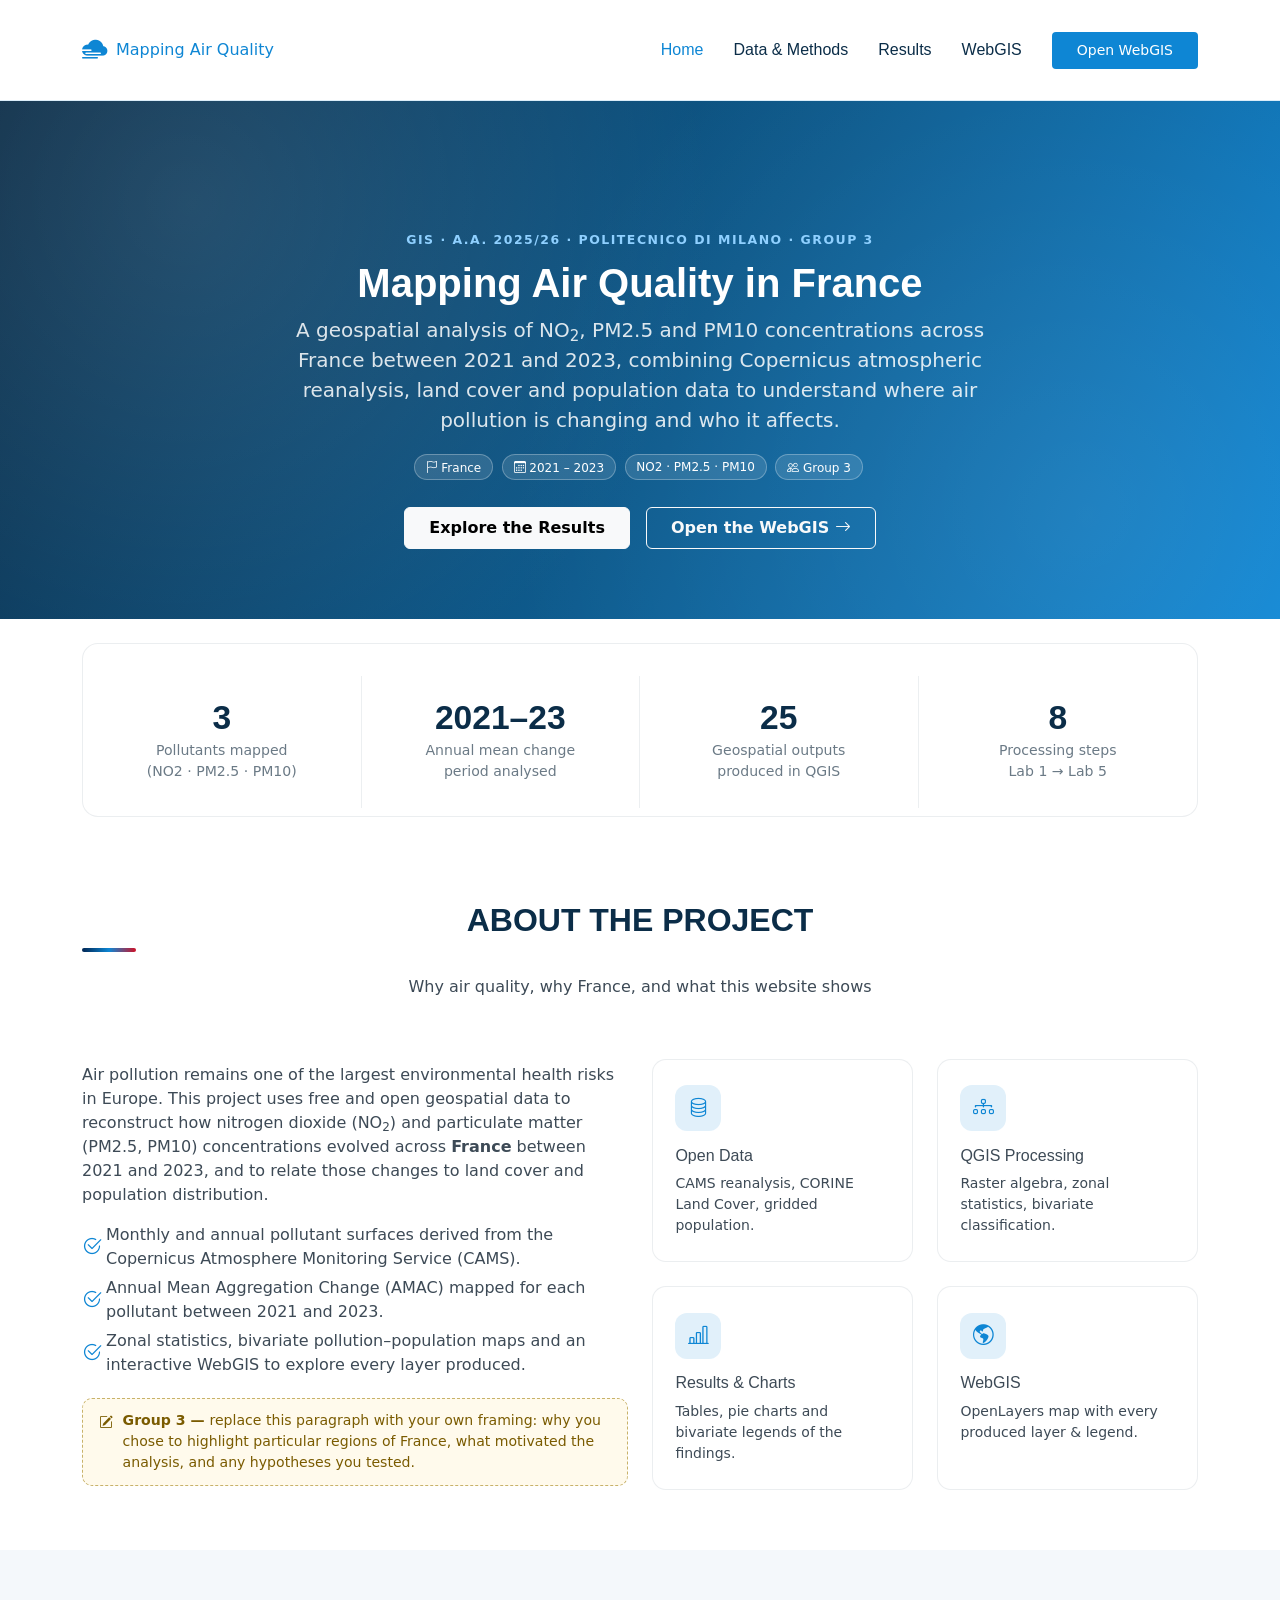
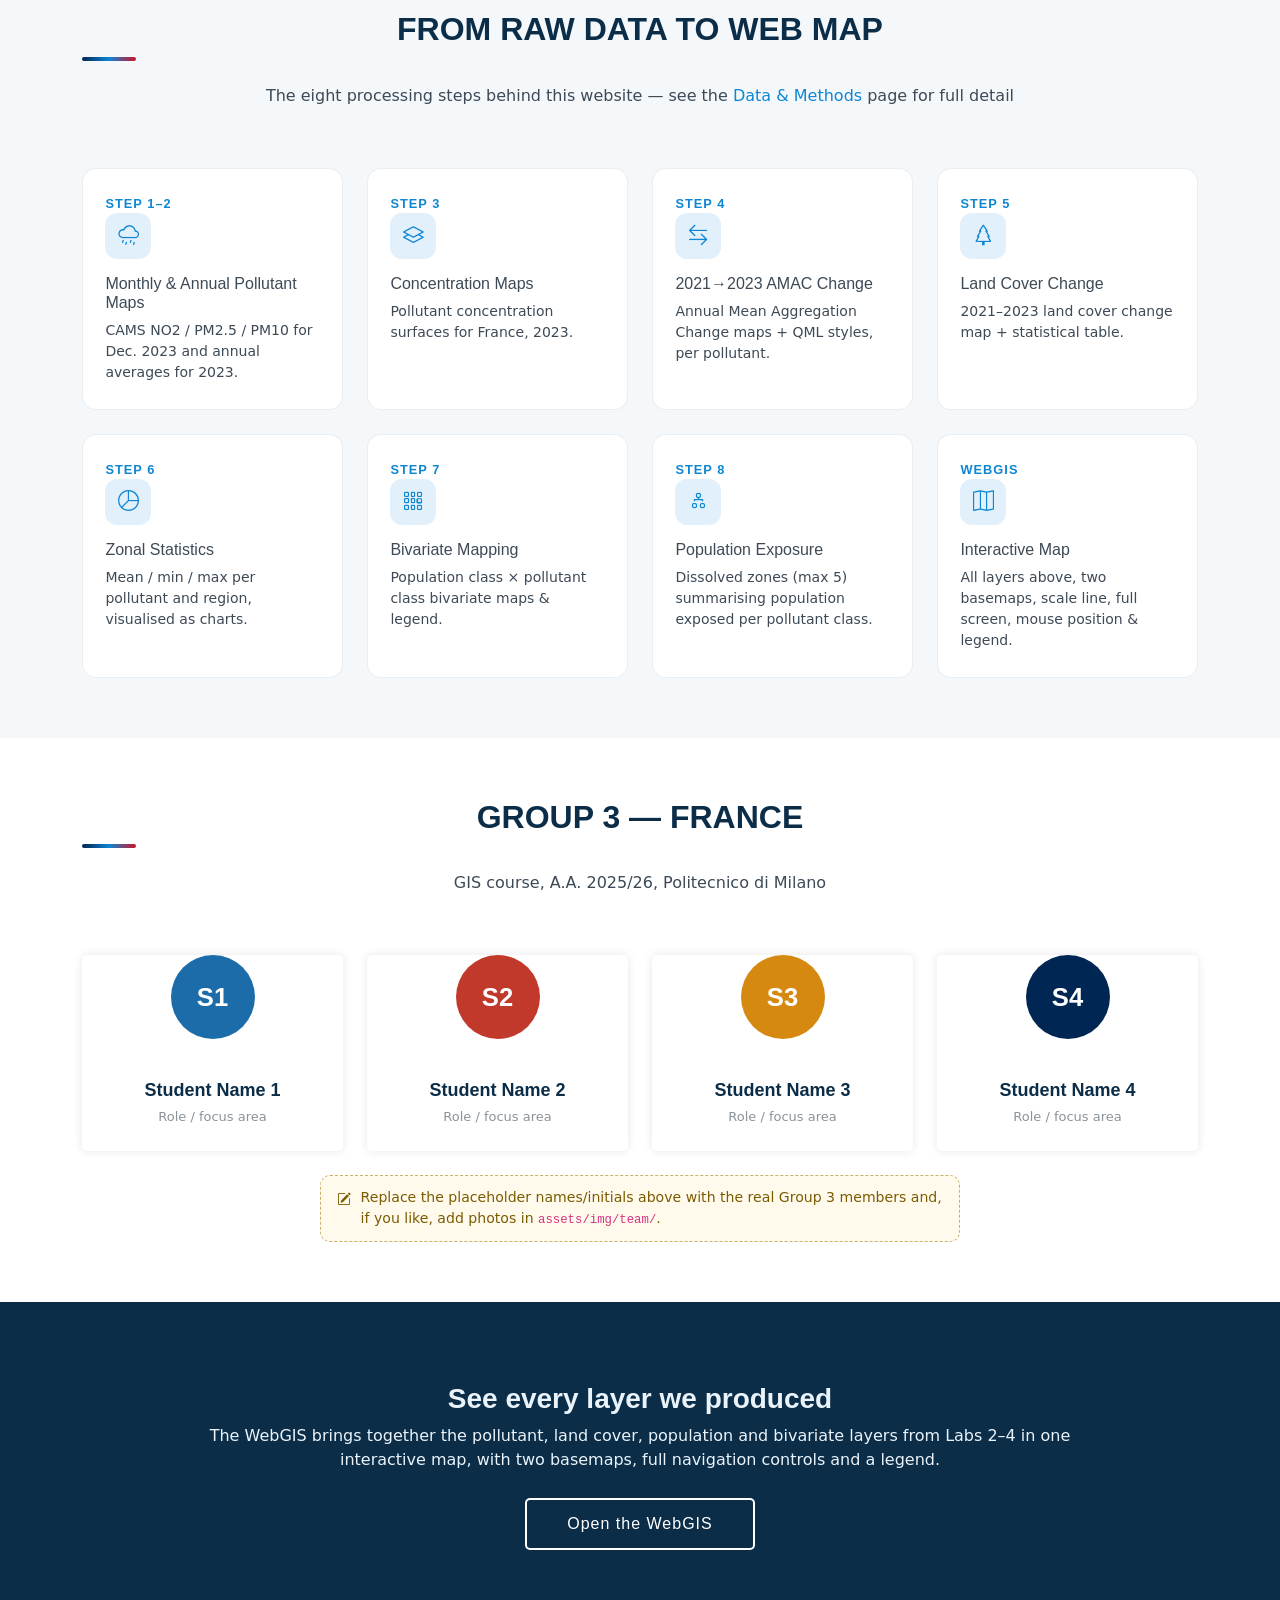
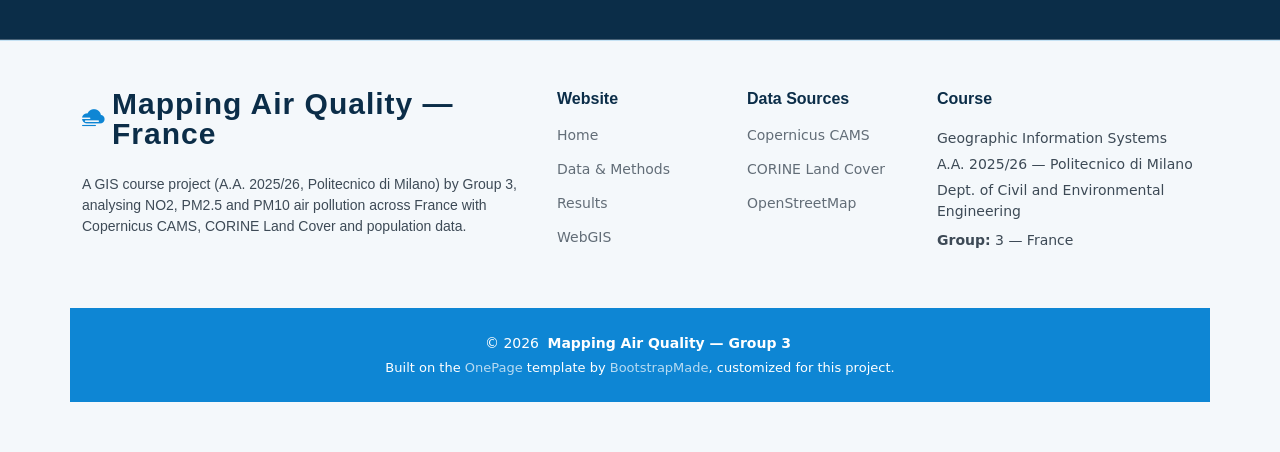
<file: index.html>
<!DOCTYPE html>
<html lang="en">

<head>
  <meta charset="utf-8">
  <meta content="width=device-width, initial-scale=1.0" name="viewport">
  <title>Mapping Air Quality in France | GIS Group 3</title>
  <meta name="description" content="A GIS project mapping NO2, PM2.5 and PM10 air pollution across France (2021-2023) using Copernicus CAMS reanalysis, CORINE Land Cover and population data. GIS course, Politecnico di Milano, Group 3.">
  <meta name="keywords" content="GIS, air quality, France, NO2, PM2.5, PM10, WebGIS, OpenLayers, Politecnico di Milano">

  <!-- Favicons -->
  <link href="assets/img/favicon.png" rel="icon">
  <link href="assets/img/apple-touch-icon.png" rel="apple-touch-icon">

  <!-- Vendor CSS Files -->
  <link href="assets/vendor/bootstrap/css/bootstrap.min.css" rel="stylesheet">
  <link href="assets/vendor/bootstrap-icons/bootstrap-icons.css" rel="stylesheet">
  <link href="assets/vendor/aos/aos.css" rel="stylesheet">
  <link href="assets/vendor/glightbox/css/glightbox.min.css" rel="stylesheet">

  <!-- Main + Custom CSS -->
  <link href="assets/css/main.css" rel="stylesheet">
  <link href="assets/css/custom.css" rel="stylesheet">

  <!-- =======================================================
  * Base template: OnePage by BootstrapMade.com (heavily customized)
  * Project: Mapping Air Quality in France — GIS Group 3, A.A. 2025/26
  ======================================================== -->
</head>

<body class="index-page">

  <header id="header" class="header d-flex align-items-center sticky-top">
    <div class="container-fluid container-xl position-relative d-flex align-items-center">

      <a href="index.html" class="logo d-flex align-items-center me-auto">
        <i class="bi bi-cloud-haze2-fill" style="font-size: 1.6rem; color: var(--accent-color); margin-right:.5rem;"></i>
        <span class="sitename">Mapping Air Quality</span>
      </a>

      <nav id="navmenu" class="navmenu">
        <ul>
          <li><a href="index.html" class="active">Home</a></li>
          <li><a href="methods.html">Data &amp; Methods</a></li>
          <li><a href="results.html">Results</a></li>
          <li><a href="webgis.html">WebGIS</a></li>
        </ul>
        <i class="mobile-nav-toggle d-xl-none bi bi-list"></i>
      </nav>

      <a class="btn-getstarted" href="webgis.html">Open WebGIS</a>

    </div>
  </header>

  <main class="main">

    <!-- Hero -->
    <section id="hero" class="page-hero">
      <div class="container position-relative">
        <div class="row justify-content-center text-center" data-aos="fade-up">
          <div class="col-xl-8">
            <div class="eyebrow">GIS · A.A. 2025/26 · Politecnico di Milano · Group 3</div>
            <h1>Mapping Air Quality in France</h1>
            <p class="lead mx-auto">
              A geospatial analysis of NO<sub>2</sub>, PM2.5 and PM10 concentrations across France between 2021 and 2023,
              combining Copernicus atmospheric reanalysis, land cover and population data to understand where air
              pollution is changing and who it affects.
            </p>
            <div class="badge-group mt-3 mb-4">
              <span class="badge rounded-pill"><i class="bi bi-flag"></i> France</span>
              <span class="badge rounded-pill"><i class="bi bi-calendar3"></i> 2021 – 2023</span>
              <span class="badge rounded-pill">NO2 · PM2.5 · PM10</span>
              <span class="badge rounded-pill"><i class="bi bi-people"></i> Group 3</span>
            </div>
            <div class="d-flex justify-content-center gap-3 flex-wrap">
              <a href="results.html" class="btn btn-light fw-semibold px-4 py-2">Explore the Results</a>
              <a href="webgis.html" class="btn btn-outline-light fw-semibold px-4 py-2">Open the WebGIS <i class="bi bi-arrow-right"></i></a>
            </div>
          </div>
        </div>
      </div>
    </section><!-- /Hero -->

    <!-- Fact strip -->
    <section class="section pt-5 pb-4">
      <div class="container" data-aos="fade-up">
        <div class="row gy-4 fact-strip py-2 mx-0">
          <div class="col-md-3 col-6 fact-item">
            <div class="num"><span data-purecounter-start="0" data-purecounter-end="3" data-purecounter-duration="1" class="purecounter"></span></div>
            <div class="label">Pollutants mapped<br>(NO2 · PM2.5 · PM10)</div>
          </div>
          <div class="col-md-3 col-6 fact-item">
            <div class="num">2021–23</div>
            <div class="label">Annual mean change<br>period analysed</div>
          </div>
          <div class="col-md-3 col-6 fact-item">
            <div class="num"><span data-purecounter-start="0" data-purecounter-end="25" data-purecounter-duration="1.5" class="purecounter"></span></div>
            <div class="label">Geospatial outputs<br>produced in QGIS</div>
          </div>
          <div class="col-md-3 col-6 fact-item">
            <div class="num"><span data-purecounter-start="0" data-purecounter-end="8" data-purecounter-duration="1.2" class="purecounter"></span></div>
            <div class="label">Processing steps<br>Lab 1 → Lab 5</div>
          </div>
        </div>
      </div>
    </section><!-- /Fact strip -->

    <!-- About -->
    <section id="about" class="about section">
      <div class="container section-title" data-aos="fade-up">
        <h2>About the Project</h2>
        <p>Why air quality, why France, and what this website shows</p>
      </div>

      <div class="container">
        <div class="row gy-4 align-items-center">
          <div class="col-lg-6 content" data-aos="fade-up" data-aos-delay="100">
            <p>
              Air pollution remains one of the largest environmental health risks in Europe. This project uses
              free and open geospatial data to reconstruct how nitrogen dioxide (NO<sub>2</sub>) and particulate
              matter (PM2.5, PM10) concentrations evolved across <strong>France</strong> between 2021 and 2023,
              and to relate those changes to land cover and population distribution.
            </p>
            <ul>
              <li><i class="bi bi-check2-circle"></i> <span>Monthly and annual pollutant surfaces derived from the Copernicus Atmosphere Monitoring Service (CAMS).</span></li>
              <li><i class="bi bi-check2-circle"></i> <span>Annual Mean Aggregation Change (AMAC) mapped for each pollutant between 2021 and 2023.</span></li>
              <li><i class="bi bi-check2-circle"></i> <span>Zonal statistics, bivariate pollution–population maps and an interactive WebGIS to explore every layer produced.</span></li>
            </ul>
            <div class="edit-note mt-3">
              <i class="bi bi-pencil-square"></i>
              <span><strong>Group 3 — </strong>replace this paragraph with your own framing: why you chose to
              highlight particular regions of France, what motivated the analysis, and any hypotheses you tested.</span>
            </div>
          </div>

          <div class="col-lg-6" data-aos="fade-up" data-aos-delay="200">
            <div class="row gy-4">
              <div class="col-6">
                <div class="pipeline-step">
                  <div class="icon"><i class="bi bi-database"></i></div>
                  <h4 class="title h6">Open Data</h4>
                  <p class="description small mb-0">CAMS reanalysis, CORINE Land Cover, gridded population.</p>
                </div>
              </div>
              <div class="col-6">
                <div class="pipeline-step">
                  <div class="icon"><i class="bi bi-diagram-3"></i></div>
                  <h4 class="title h6">QGIS Processing</h4>
                  <p class="description small mb-0">Raster algebra, zonal statistics, bivariate classification.</p>
                </div>
              </div>
              <div class="col-6">
                <div class="pipeline-step">
                  <div class="icon"><i class="bi bi-bar-chart-line"></i></div>
                  <h4 class="title h6">Results &amp; Charts</h4>
                  <p class="description small mb-0">Tables, pie charts and bivariate legends of the findings.</p>
                </div>
              </div>
              <div class="col-6">
                <div class="pipeline-step">
                  <div class="icon"><i class="bi bi-globe-americas"></i></div>
                  <h4 class="title h6">WebGIS</h4>
                  <p class="description small mb-0">OpenLayers map with every produced layer &amp; legend.</p>
                </div>
              </div>
            </div>
          </div>
        </div>
      </div>
    </section><!-- /About -->

    <!-- Pipeline -->
    <section id="pipeline" class="section light-background">
      <div class="container section-title" data-aos="fade-up">
        <h2>From Raw Data to Web Map</h2>
        <p>The eight processing steps behind this website — see the <a href="methods.html">Data &amp; Methods</a> page for full detail</p>
      </div>

      <div class="container">
        <div class="row gy-4">

          <div class="col-lg-3 col-md-6" data-aos="fade-up" data-aos-delay="100">
            <div class="pipeline-step">
              <div class="step-index">STEP 1–2</div>
              <div class="icon"><i class="bi bi-cloud-drizzle"></i></div>
              <h3 class="h6">Monthly &amp; Annual Pollutant Maps</h3>
              <p class="small mb-0">CAMS NO2 / PM2.5 / PM10 for Dec. 2023 and annual averages for 2023.</p>
            </div>
          </div>

          <div class="col-lg-3 col-md-6" data-aos="fade-up" data-aos-delay="150">
            <div class="pipeline-step">
              <div class="step-index">STEP 3</div>
              <div class="icon"><i class="bi bi-layers"></i></div>
              <h3 class="h6">Concentration Maps</h3>
              <p class="small mb-0">Pollutant concentration surfaces for France, 2023.</p>
            </div>
          </div>

          <div class="col-lg-3 col-md-6" data-aos="fade-up" data-aos-delay="200">
            <div class="pipeline-step">
              <div class="step-index">STEP 4</div>
              <div class="icon"><i class="bi bi-arrow-left-right"></i></div>
              <h3 class="h6">2021→2023 AMAC Change</h3>
              <p class="small mb-0">Annual Mean Aggregation Change maps + QML styles, per pollutant.</p>
            </div>
          </div>

          <div class="col-lg-3 col-md-6" data-aos="fade-up" data-aos-delay="250">
            <div class="pipeline-step">
              <div class="step-index">STEP 5</div>
              <div class="icon"><i class="bi bi-tree"></i></div>
              <h3 class="h6">Land Cover Change</h3>
              <p class="small mb-0">2021–2023 land cover change map + statistical table.</p>
            </div>
          </div>

          <div class="col-lg-3 col-md-6" data-aos="fade-up" data-aos-delay="300">
            <div class="pipeline-step">
              <div class="step-index">STEP 6</div>
              <div class="icon"><i class="bi bi-pie-chart"></i></div>
              <h3 class="h6">Zonal Statistics</h3>
              <p class="small mb-0">Mean / min / max per pollutant and region, visualised as charts.</p>
            </div>
          </div>

          <div class="col-lg-3 col-md-6" data-aos="fade-up" data-aos-delay="350">
            <div class="pipeline-step">
              <div class="step-index">STEP 7</div>
              <div class="icon"><i class="bi bi-grid-3x3-gap"></i></div>
              <h3 class="h6">Bivariate Mapping</h3>
              <p class="small mb-0">Population class × pollutant class bivariate maps &amp; legend.</p>
            </div>
          </div>

          <div class="col-lg-3 col-md-6" data-aos="fade-up" data-aos-delay="400">
            <div class="pipeline-step">
              <div class="step-index">STEP 8</div>
              <div class="icon"><i class="bi bi-diagram-2"></i></div>
              <h3 class="h6">Population Exposure</h3>
              <p class="small mb-0">Dissolved zones (max 5) summarising population exposed per pollutant class.</p>
            </div>
          </div>

          <div class="col-lg-3 col-md-6" data-aos="fade-up" data-aos-delay="450">
            <div class="pipeline-step">
              <div class="step-index">WEBGIS</div>
              <div class="icon"><i class="bi bi-map"></i></div>
              <h3 class="h6">Interactive Map</h3>
              <p class="small mb-0">All layers above, two basemaps, scale line, full screen, mouse position &amp; legend.</p>
            </div>
          </div>

        </div>
      </div>
    </section><!-- /Pipeline -->

    <!-- Team -->
    <section id="team" class="team section">
      <div class="container section-title" data-aos="fade-up">
        <h2>Group 3 — France</h2>
        <p>GIS course, A.A. 2025/26, Politecnico di Milano</p>
      </div>

      <div class="container">
        <div class="row gy-4">

          <div class="col-lg-3 col-md-6 d-flex align-items-stretch" data-aos="fade-up" data-aos-delay="100">
            <div class="team-member text-center w-100">
              <div class="member-avatar" style="background:var(--aq-no2);">S1</div>
              <div class="member-info">
                <h4>Student Name 1</h4>
                <span>Role / focus area</span>
              </div>
            </div>
          </div>

          <div class="col-lg-3 col-md-6 d-flex align-items-stretch" data-aos="fade-up" data-aos-delay="150">
            <div class="team-member text-center w-100">
              <div class="member-avatar" style="background:var(--aq-pm25);">S2</div>
              <div class="member-info">
                <h4>Student Name 2</h4>
                <span>Role / focus area</span>
              </div>
            </div>
          </div>

          <div class="col-lg-3 col-md-6 d-flex align-items-stretch" data-aos="fade-up" data-aos-delay="200">
            <div class="team-member text-center w-100">
              <div class="member-avatar" style="background:var(--aq-pm10);">S3</div>
              <div class="member-info">
                <h4>Student Name 3</h4>
                <span>Role / focus area</span>
              </div>
            </div>
          </div>

          <div class="col-lg-3 col-md-6 d-flex align-items-stretch" data-aos="fade-up" data-aos-delay="250">
            <div class="team-member text-center w-100">
              <div class="member-avatar" style="background:var(--aq-france-blue);">S4</div>
              <div class="member-info">
                <h4>Student Name 4</h4>
                <span>Role / focus area</span>
              </div>
            </div>
          </div>

        </div>
        <div class="edit-note mt-4 mx-auto" style="max-width: 640px;">
          <i class="bi bi-pencil-square"></i>
          <span>Replace the placeholder names/initials above with the real Group 3 members and, if you like, add photos in <code>assets/img/team/</code>.</span>
        </div>
      </div>
    </section><!-- /Team -->

    <!-- CTA -->
    <section id="call-to-action" class="call-to-action section accent-background">
      <div class="container">
        <div class="row justify-content-center" data-aos="zoom-in" data-aos-delay="100">
          <div class="col-xl-10 text-center">
            <h3>See every layer we produced</h3>
            <p>The WebGIS brings together the pollutant, land cover, population and bivariate layers from Labs 2–4 in one interactive map, with two basemaps, full navigation controls and a legend.</p>
            <a class="cta-btn" href="webgis.html">Open the WebGIS</a>
          </div>
        </div>
      </div>
    </section><!-- /CTA -->

  </main>

  <footer id="footer" class="footer light-background">
    <div class="container footer-top">
      <div class="row gy-4">
        <div class="col-lg-5 col-md-12 footer-about">
          <a href="index.html" class="logo d-flex align-items-center">
            <i class="bi bi-cloud-haze2-fill" style="font-size: 1.4rem; color: var(--accent-color); margin-right:.5rem;"></i>
            <span class="sitename">Mapping Air Quality — France</span>
          </a>
          <p>A GIS course project (A.A. 2025/26, Politecnico di Milano) by Group 3, analysing NO2, PM2.5 and PM10
          air pollution across France with Copernicus CAMS, CORINE Land Cover and population data.</p>
        </div>

        <div class="col-lg-2 col-6 footer-links">
          <h4>Website</h4>
          <ul>
            <li><a href="index.html">Home</a></li>
            <li><a href="methods.html">Data &amp; Methods</a></li>
            <li><a href="results.html">Results</a></li>
            <li><a href="webgis.html">WebGIS</a></li>
          </ul>
        </div>

        <div class="col-lg-2 col-6 footer-links">
          <h4>Data Sources</h4>
          <ul>
            <li><a href="https://ads.atmosphere.copernicus.eu/" target="_blank" rel="noopener">Copernicus CAMS</a></li>
            <li><a href="https://land.copernicus.eu/en/products/corine-land-cover" target="_blank" rel="noopener">CORINE Land Cover</a></li>
            <li><a href="https://www.openstreetmap.org/copyright" target="_blank" rel="noopener">OpenStreetMap</a></li>
          </ul>
        </div>

        <div class="col-lg-3 col-md-12 footer-contact text-center text-md-start">
          <h4>Course</h4>
          <p>Geographic Information Systems</p>
          <p>A.A. 2025/26 — Politecnico di Milano</p>
          <p>Dept. of Civil and Environmental Engineering</p>
          <p class="mt-2"><strong>Group:</strong> <span>3 — France</span></p>
        </div>
      </div>
    </div>

    <div class="container copyright text-center mt-4">
      <p>© <span>2026</span> <strong class="px-1 sitename">Mapping Air Quality — Group 3</strong></p>
      <div class="credits">
        Built on the <a href="https://bootstrapmade.com/onepage-multipurpose-bootstrap-template/">OnePage</a> template by <a href="https://bootstrapmade.com/">BootstrapMade</a>, customized for this project.
      </div>
    </div>
  </footer>

  <a href="#" id="scroll-top" class="scroll-top d-flex align-items-center justify-content-center"><i class="bi bi-arrow-up-short"></i></a>

  <div id="preloader"></div>

  <!-- Vendor JS Files -->
  <script src="assets/vendor/bootstrap/js/bootstrap.bundle.min.js"></script>
  <script src="assets/vendor/aos/aos.js"></script>
  <script src="assets/vendor/purecounter/purecounter_vanilla.js"></script>
  <script src="assets/vendor/glightbox/js/glightbox.min.js"></script>

  <!-- Main JS File -->
  <script src="assets/js/main.js"></script>

</body>
</html>
</file>
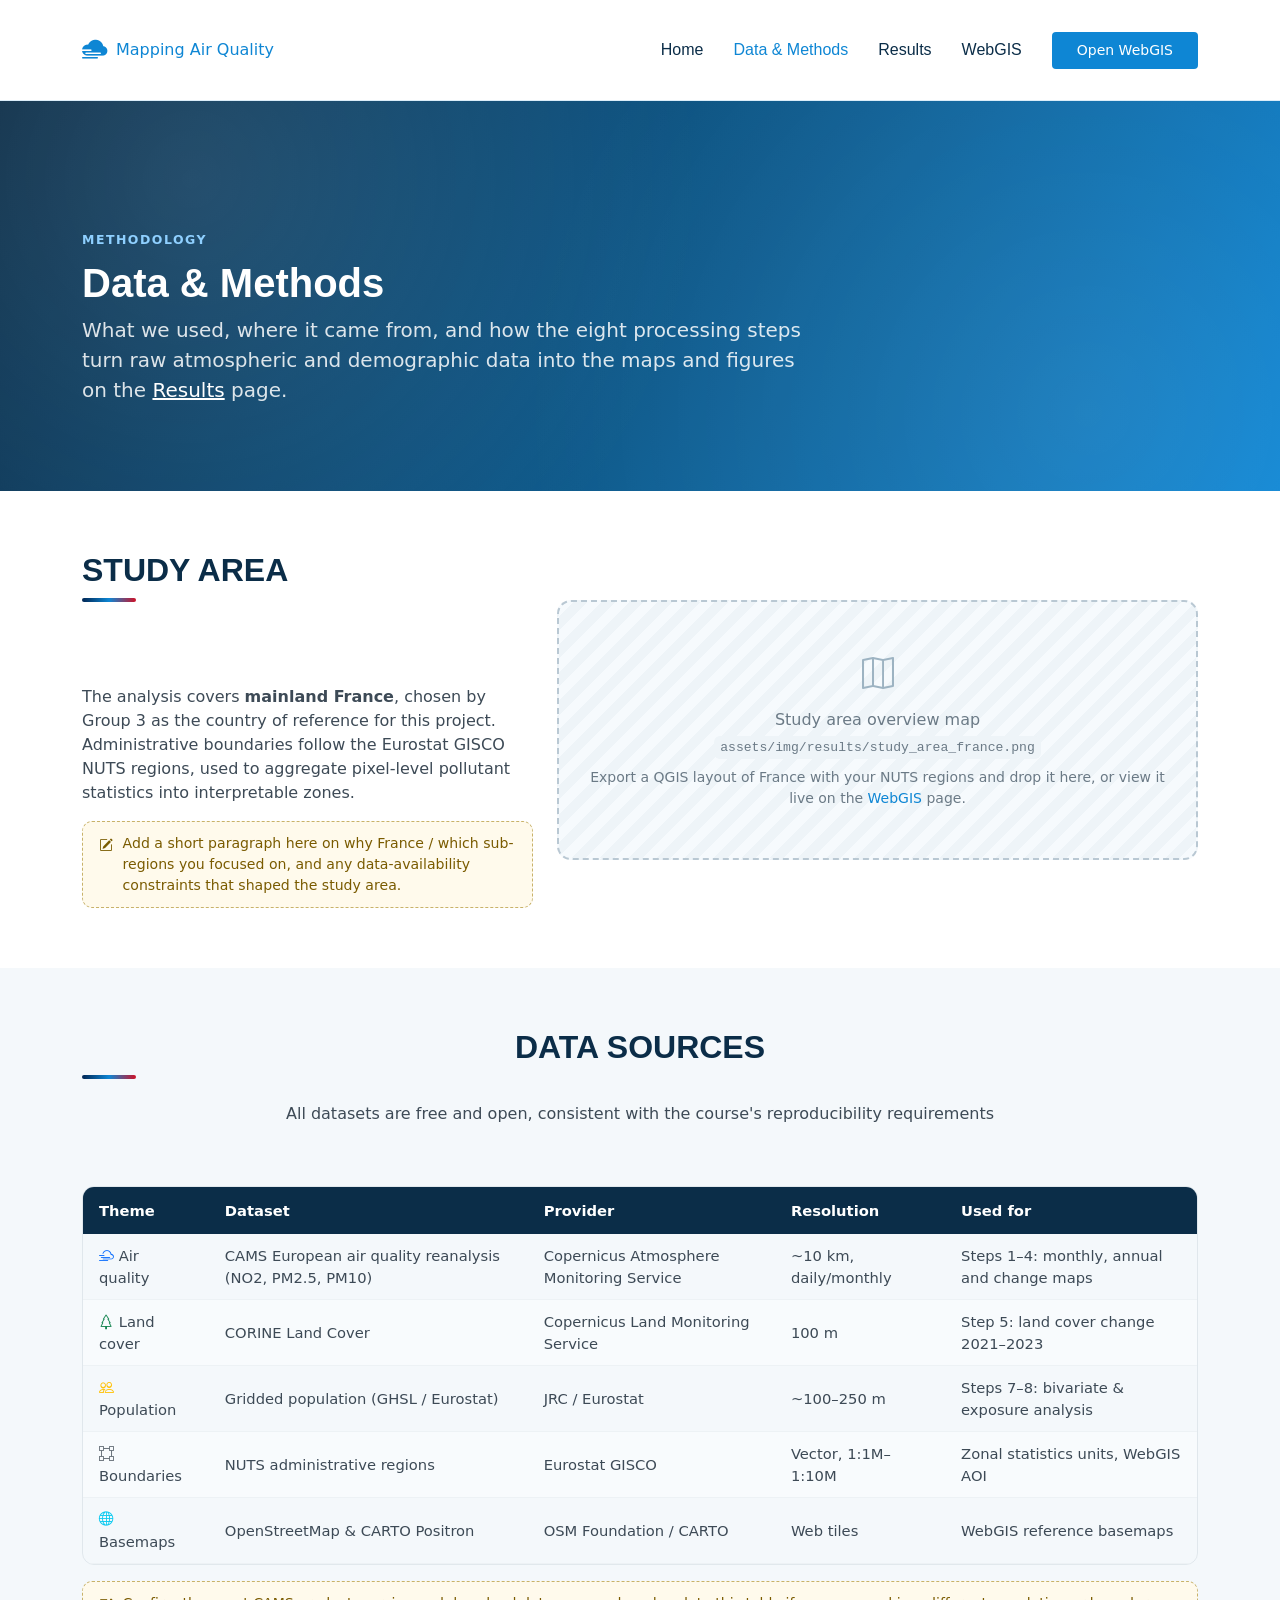
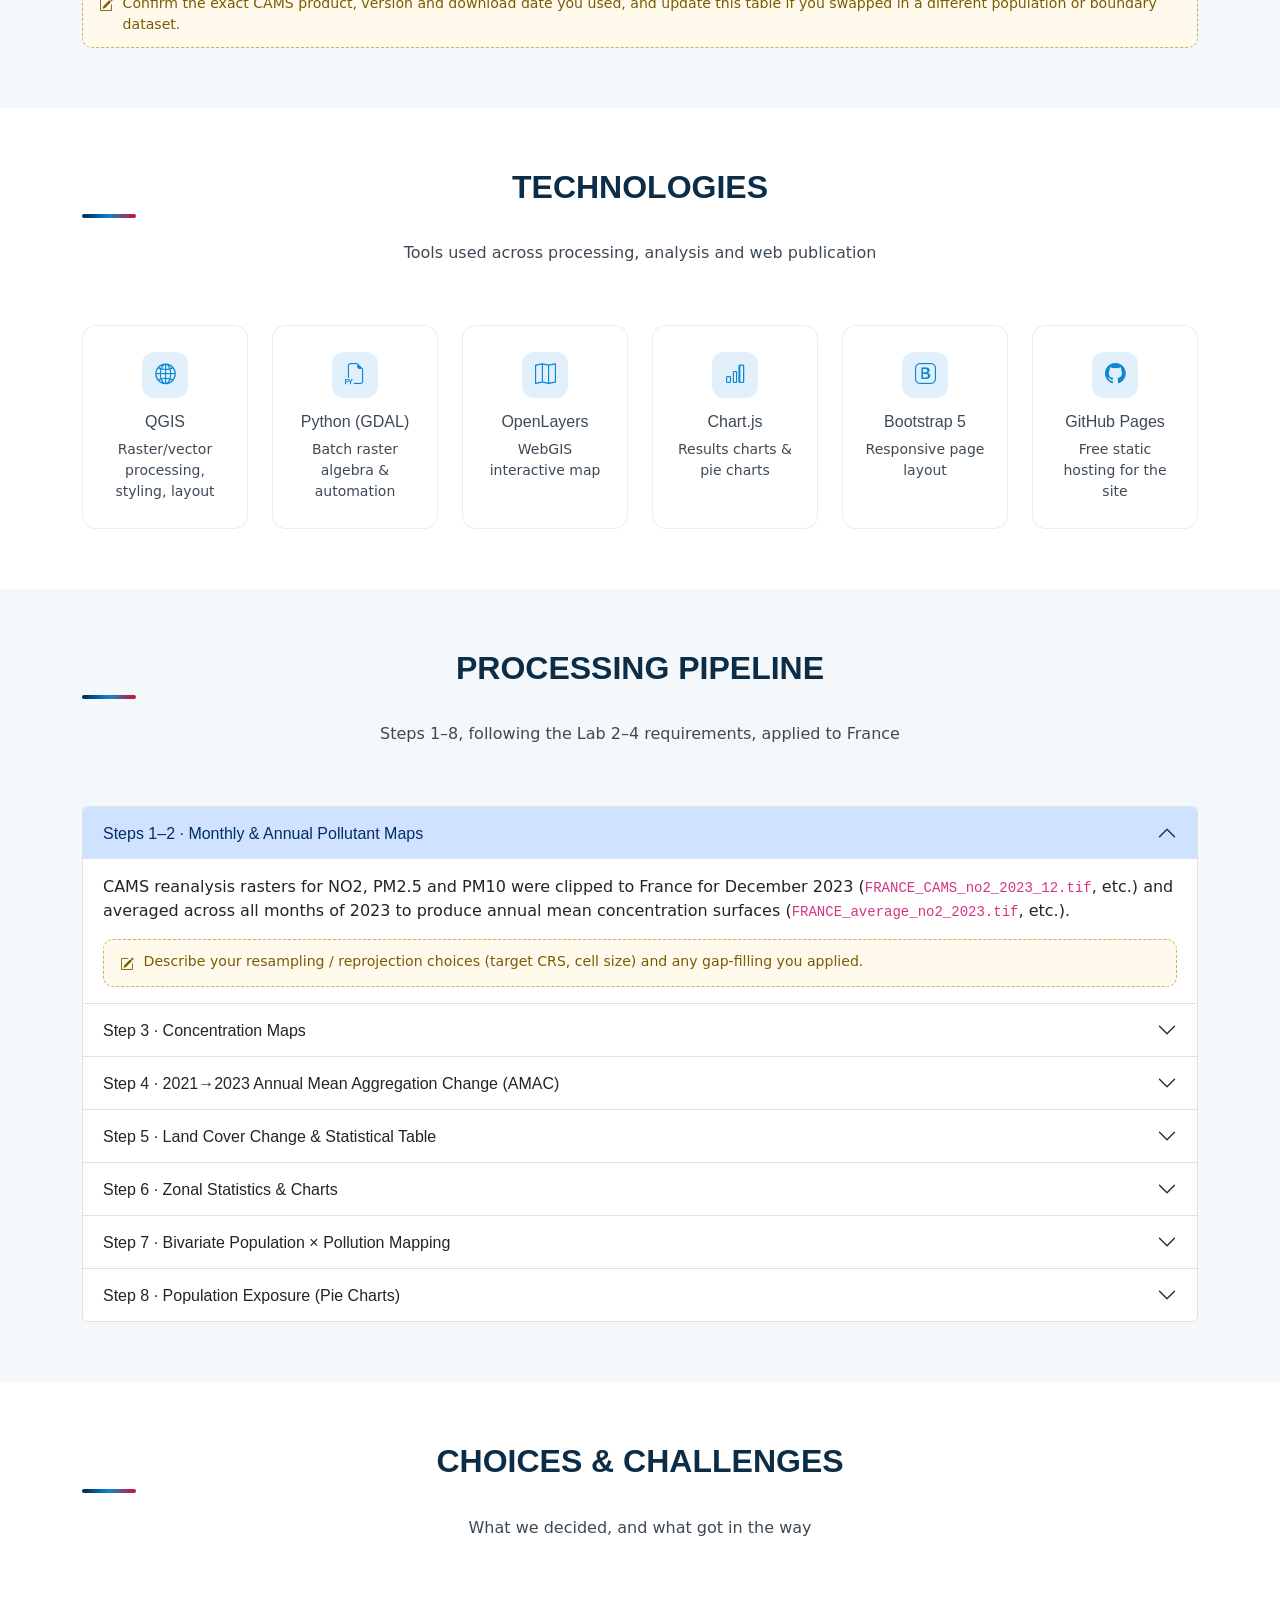
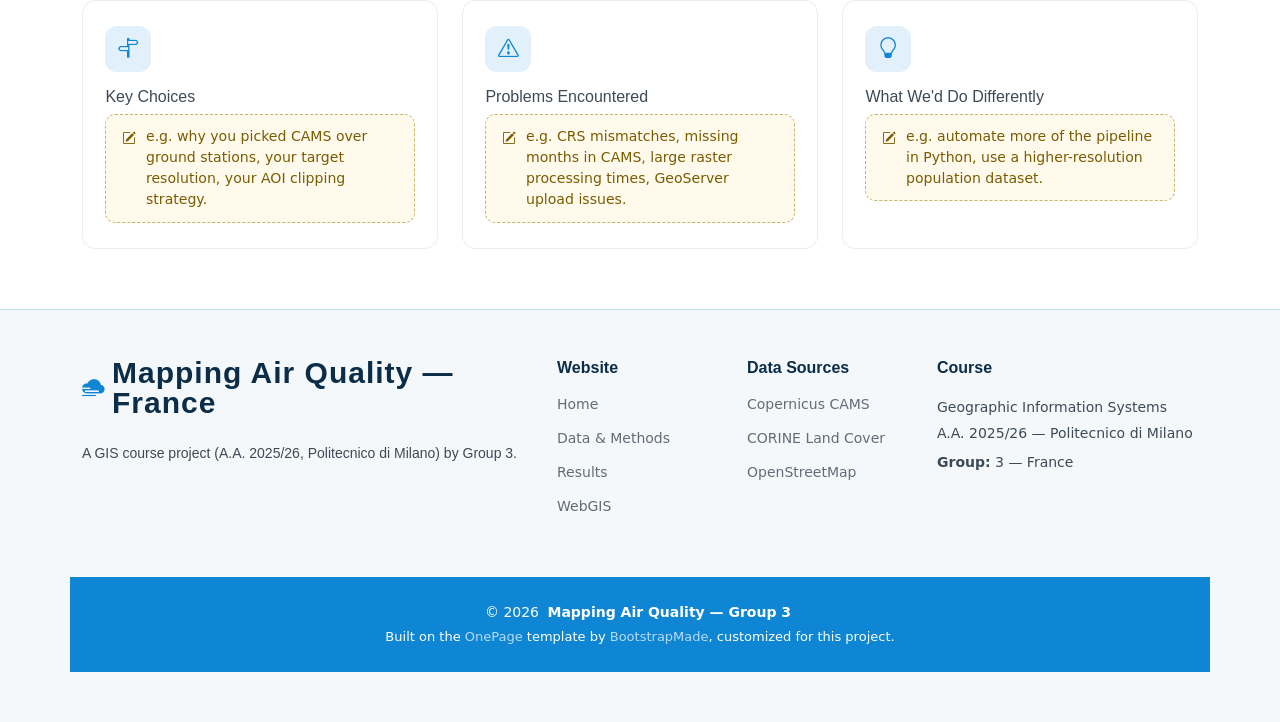
<file: methods.html>
<!DOCTYPE html>
<html lang="en">

<head>
  <meta charset="utf-8">
  <meta content="width=device-width, initial-scale=1.0" name="viewport">
  <title>Data & Methods | Mapping Air Quality — France, Group 3</title>
  <meta name="description" content="Data sources, technologies and the eight-step processing pipeline used to map NO2, PM2.5 and PM10 air quality change across France.">

  <link href="assets/img/favicon.png" rel="icon">
  <link href="assets/img/apple-touch-icon.png" rel="apple-touch-icon">

  <link href="assets/vendor/bootstrap/css/bootstrap.min.css" rel="stylesheet">
  <link href="assets/vendor/bootstrap-icons/bootstrap-icons.css" rel="stylesheet">
  <link href="assets/vendor/aos/aos.css" rel="stylesheet">

  <link href="assets/css/main.css" rel="stylesheet">
  <link href="assets/css/custom.css" rel="stylesheet">
</head>

<body>

  <header id="header" class="header d-flex align-items-center sticky-top">
    <div class="container-fluid container-xl position-relative d-flex align-items-center">
      <a href="index.html" class="logo d-flex align-items-center me-auto">
        <i class="bi bi-cloud-haze2-fill" style="font-size: 1.6rem; color: var(--accent-color); margin-right:.5rem;"></i>
        <span class="sitename">Mapping Air Quality</span>
      </a>
      <nav id="navmenu" class="navmenu">
        <ul>
          <li><a href="index.html">Home</a></li>
          <li><a href="methods.html" class="active">Data &amp; Methods</a></li>
          <li><a href="results.html">Results</a></li>
          <li><a href="webgis.html">WebGIS</a></li>
        </ul>
        <i class="mobile-nav-toggle d-xl-none bi bi-list"></i>
      </nav>
      <a class="btn-getstarted" href="webgis.html">Open WebGIS</a>
    </div>
  </header>

  <main class="main">

    <section class="page-hero">
      <div class="container" data-aos="fade-up">
        <div class="eyebrow">Methodology</div>
        <h1>Data &amp; Methods</h1>
        <p class="lead">What we used, where it came from, and how the eight processing steps turn raw
          atmospheric and demographic data into the maps and figures on the <a href="results.html" class="text-white text-decoration-underline">Results</a> page.</p>
      </div>
    </section>

    <!-- Study area -->
    <section class="section">
      <div class="container">
        <div class="row gy-4 align-items-center">
          <div class="col-lg-5" data-aos="fade-up">
            <div class="section-title text-start">
              <h2>Study Area</h2>
            </div>
            <p>
              The analysis covers <strong>mainland France</strong>, chosen by Group 3 as the country of reference
              for this project. Administrative boundaries follow the Eurostat GISCO NUTS regions, used to aggregate
              pixel-level pollutant statistics into interpretable zones.
            </p>
            <div class="edit-note">
              <i class="bi bi-pencil-square"></i>
              <span>Add a short paragraph here on why France / which sub-regions you focused on, and any data-availability
              constraints that shaped the study area.</span>
            </div>
          </div>
          <div class="col-lg-7" data-aos="fade-up" data-aos-delay="100">
            <div class="figure-placeholder">
              <i class="bi bi-map"></i>
              <p class="mb-1">Study area overview map</p>
              <span class="filename">assets/img/results/study_area_france.png</span>
              <p class="small mt-2 mb-0">Export a QGIS layout of France with your NUTS regions and drop it here, or view it live on the <a href="webgis.html">WebGIS</a> page.</p>
            </div>
          </div>
        </div>
      </div>
    </section><!-- /Study area -->

    <!-- Data sources -->
    <section class="section light-background">
      <div class="container section-title" data-aos="fade-up">
        <h2>Data Sources</h2>
        <p>All datasets are free and open, consistent with the course's reproducibility requirements</p>
      </div>
      <div class="container" data-aos="fade-up" data-aos-delay="100">
        <div class="data-table-wrap">
          <table class="aq-table">
            <thead>
              <tr>
                <th>Theme</th>
                <th>Dataset</th>
                <th>Provider</th>
                <th>Resolution</th>
                <th>Used for</th>
              </tr>
            </thead>
            <tbody>
              <tr>
                <td><i class="bi bi-cloud-haze2 text-primary"></i> Air quality</td>
                <td>CAMS European air quality reanalysis (NO2, PM2.5, PM10)</td>
                <td>Copernicus Atmosphere Monitoring Service</td>
                <td>~10 km, daily/monthly</td>
                <td>Steps 1–4: monthly, annual and change maps</td>
              </tr>
              <tr>
                <td><i class="bi bi-tree text-success"></i> Land cover</td>
                <td>CORINE Land Cover</td>
                <td>Copernicus Land Monitoring Service</td>
                <td>100 m</td>
                <td>Step 5: land cover change 2021–2023</td>
              </tr>
              <tr>
                <td><i class="bi bi-people text-warning"></i> Population</td>
                <td>Gridded population (GHSL / Eurostat)</td>
                <td>JRC / Eurostat</td>
                <td>~100–250 m</td>
                <td>Steps 7–8: bivariate &amp; exposure analysis</td>
              </tr>
              <tr>
                <td><i class="bi bi-bounding-box text-secondary"></i> Boundaries</td>
                <td>NUTS administrative regions</td>
                <td>Eurostat GISCO</td>
                <td>Vector, 1:1M–1:10M</td>
                <td>Zonal statistics units, WebGIS AOI</td>
              </tr>
              <tr>
                <td><i class="bi bi-globe text-info"></i> Basemaps</td>
                <td>OpenStreetMap &amp; CARTO Positron</td>
                <td>OSM Foundation / CARTO</td>
                <td>Web tiles</td>
                <td>WebGIS reference basemaps</td>
              </tr>
            </tbody>
          </table>
        </div>
        <div class="edit-note mt-3">
          <i class="bi bi-pencil-square"></i>
          <span>Confirm the exact CAMS product, version and download date you used, and update this table if you
          swapped in a different population or boundary dataset.</span>
        </div>
      </div>
    </section><!-- /Data sources -->

    <!-- Technologies -->
    <section class="section">
      <div class="container section-title" data-aos="fade-up">
        <h2>Technologies</h2>
        <p>Tools used across processing, analysis and web publication</p>
      </div>
      <div class="container">
        <div class="row gy-4 text-center">
          <div class="col-lg-2 col-md-4 col-6" data-aos="zoom-in" data-aos-delay="50">
            <div class="pipeline-step"><div class="icon mx-auto"><i class="bi bi-globe2"></i></div><h4 class="h6">QGIS</h4><p class="small mb-0">Raster/vector processing, styling, layout</p></div>
          </div>
          <div class="col-lg-2 col-md-4 col-6" data-aos="zoom-in" data-aos-delay="100">
            <div class="pipeline-step"><div class="icon mx-auto"><i class="bi bi-filetype-py"></i></div><h4 class="h6">Python (GDAL)</h4><p class="small mb-0">Batch raster algebra &amp; automation</p></div>
          </div>
          <div class="col-lg-2 col-md-4 col-6" data-aos="zoom-in" data-aos-delay="150">
            <div class="pipeline-step"><div class="icon mx-auto"><i class="bi bi-map"></i></div><h4 class="h6">OpenLayers</h4><p class="small mb-0">WebGIS interactive map</p></div>
          </div>
          <div class="col-lg-2 col-md-4 col-6" data-aos="zoom-in" data-aos-delay="200">
            <div class="pipeline-step"><div class="icon mx-auto"><i class="bi bi-bar-chart"></i></div><h4 class="h6">Chart.js</h4><p class="small mb-0">Results charts &amp; pie charts</p></div>
          </div>
          <div class="col-lg-2 col-md-4 col-6" data-aos="zoom-in" data-aos-delay="250">
            <div class="pipeline-step"><div class="icon mx-auto"><i class="bi bi-bootstrap"></i></div><h4 class="h6">Bootstrap 5</h4><p class="small mb-0">Responsive page layout</p></div>
          </div>
          <div class="col-lg-2 col-md-4 col-6" data-aos="zoom-in" data-aos-delay="300">
            <div class="pipeline-step"><div class="icon mx-auto"><i class="bi bi-github"></i></div><h4 class="h6">GitHub Pages</h4><p class="small mb-0">Free static hosting for the site</p></div>
          </div>
        </div>
      </div>
    </section><!-- /Technologies -->

    <!-- Processing pipeline -->
    <section class="section light-background">
      <div class="container section-title" data-aos="fade-up">
        <h2>Processing Pipeline</h2>
        <p>Steps 1–8, following the Lab 2–4 requirements, applied to France</p>
      </div>
      <div class="container" data-aos="fade-up" data-aos-delay="100">
        <div class="accordion" id="pipelineAccordion">

          <div class="accordion-item">
            <h2 class="accordion-header">
              <button class="accordion-button" type="button" data-bs-toggle="collapse" data-bs-target="#step12">
                Steps 1–2 · Monthly &amp; Annual Pollutant Maps
              </button>
            </h2>
            <div id="step12" class="accordion-collapse collapse show" data-bs-parent="#pipelineAccordion">
              <div class="accordion-body">
                <p>CAMS reanalysis rasters for NO2, PM2.5 and PM10 were clipped to France for December 2023
                (<code>FRANCE_CAMS_no2_2023_12.tif</code>, etc.) and averaged across all months of 2023 to produce
                annual mean concentration surfaces (<code>FRANCE_average_no2_2023.tif</code>, etc.).</p>
                <div class="edit-note"><i class="bi bi-pencil-square"></i><span>Describe your resampling / reprojection choices (target CRS, cell size) and any gap-filling you applied.</span></div>
              </div>
            </div>
          </div>

          <div class="accordion-item">
            <h2 class="accordion-header">
              <button class="accordion-button collapsed" type="button" data-bs-toggle="collapse" data-bs-target="#step3">
                Step 3 · Concentration Maps
              </button>
            </h2>
            <div id="step3" class="accordion-collapse collapse" data-bs-parent="#pipelineAccordion">
              <div class="accordion-body">
                <p>Annual averages were reclassified into WHO / EU air-quality concentration classes to produce
                <code>FRANCE_no2_concentration_map_2023.tif</code> and the PM2.5 / PM10 equivalents.</p>
                <div class="edit-note"><i class="bi bi-pencil-square"></i><span>List the concentration class breakpoints you used and their source (e.g. WHO 2021 guidelines).</span></div>
              </div>
            </div>
          </div>

          <div class="accordion-item">
            <h2 class="accordion-header">
              <button class="accordion-button collapsed" type="button" data-bs-toggle="collapse" data-bs-target="#step4">
                Step 4 · 2021→2023 Annual Mean Aggregation Change (AMAC)
              </button>
            </h2>
            <div id="step4" class="accordion-collapse collapse" data-bs-parent="#pipelineAccordion">
              <div class="accordion-body">
                <p>Raster difference between the 2023 and 2021 annual means for each pollutant, styled with a
                diverging blue→white→red ramp (<code>FRANCE_no2_2021_2023_AMAC_map.tif</code> + matching
                <code>.qml</code> style). These are the <strong>mandatory</strong> layers shown on the WebGIS.</p>
                <div class="edit-note"><i class="bi bi-pencil-square"></i><span>Explain your AMAC formula (e.g. mean2023 − mean2021) and how you chose the class breaks in the QML style.</span></div>
              </div>
            </div>
          </div>

          <div class="accordion-item">
            <h2 class="accordion-header">
              <button class="accordion-button collapsed" type="button" data-bs-toggle="collapse" data-bs-target="#step5">
                Step 5 · Land Cover Change &amp; Statistical Table
              </button>
            </h2>
            <div id="step5" class="accordion-collapse collapse" data-bs-parent="#pipelineAccordion">
              <div class="accordion-body">
                <p><code>FRANCE_LCC_2021_2023.tif</code> tracks land cover transitions between 2021 and 2023; the
                resulting transition matrix is published as the statistical table on the <a href="results.html">Results</a> page.</p>
                <div class="edit-note"><i class="bi bi-pencil-square"></i><span>Note which CORINE classes you grouped together and why, and highlight the most significant transitions you found.</span></div>
              </div>
            </div>
          </div>

          <div class="accordion-item">
            <h2 class="accordion-header">
              <button class="accordion-button collapsed" type="button" data-bs-toggle="collapse" data-bs-target="#step6">
                Step 6 · Zonal Statistics &amp; Charts
              </button>
            </h2>
            <div id="step6" class="accordion-collapse collapse" data-bs-parent="#pipelineAccordion">
              <div class="accordion-body">
                <p>Mean / min / max pollutant values were computed per region for each pollutant
                (<code>FRANCE_no2_zonal_statistics_2021_2023.gpkg</code> and equivalents) and charted on the
                <a href="results.html">Results</a> page.</p>
                <div class="edit-note"><i class="bi bi-pencil-square"></i><span>Mention the zonal statistics tool/algorithm used (e.g. QGIS "Zonal Statistics") and the region layer used as zones.</span></div>
              </div>
            </div>
          </div>

          <div class="accordion-item">
            <h2 class="accordion-header">
              <button class="accordion-button collapsed" type="button" data-bs-toggle="collapse" data-bs-target="#step7">
                Step 7 · Bivariate Population × Pollution Mapping
              </button>
            </h2>
            <div id="step7" class="accordion-collapse collapse" data-bs-parent="#pipelineAccordion">
              <div class="accordion-body">
                <p>Each zone was classified simultaneously by <code>pop_class_median</code> and
                <code>pol_class_max</code> to build a 3×3 bivariate map per pollutant
                (<code>FRANCE_no2_2023_bivariate.gpkg</code> and equivalents), shown with its legend on the
                <a href="results.html">Results</a> page.</p>
                <div class="edit-note"><i class="bi bi-pencil-square"></i><span>Describe how the population and pollution classes were broken into terciles/quantiles.</span></div>
              </div>
            </div>
          </div>

          <div class="accordion-item">
            <h2 class="accordion-header">
              <button class="accordion-button collapsed" type="button" data-bs-toggle="collapse" data-bs-target="#step8">
                Step 8 · Population Exposure (Pie Charts)
              </button>
            </h2>
            <div id="step8" class="accordion-collapse collapse" data-bs-parent="#pipelineAccordion">
              <div class="accordion-body">
                <p>Zones were dissolved into a maximum of five features per pollutant, summing population
                (<code>pop_sum</code>) within each <code>pol_class_max</code> class
                (<code>FRANCE_no2_2023_chart.gpkg</code> and equivalents) — the basis for the pie charts on the
                <a href="results.html">Results</a> page.</p>
                <div class="edit-note"><i class="bi bi-pencil-square"></i><span>Explain what the five dissolved classes represent and any surprising exposure result you found.</span></div>
              </div>
            </div>
          </div>

        </div>
      </div>
    </section><!-- /Pipeline -->

    <!-- Challenges -->
    <section class="section">
      <div class="container section-title" data-aos="fade-up">
        <h2>Choices &amp; Challenges</h2>
        <p>What we decided, and what got in the way</p>
      </div>
      <div class="container" data-aos="fade-up" data-aos-delay="100">
        <div class="row gy-4">
          <div class="col-md-4">
            <div class="pipeline-step h-100">
              <div class="icon"><i class="bi bi-signpost-split"></i></div>
              <h3 class="h6">Key Choices</h3>
              <div class="edit-note"><i class="bi bi-pencil-square"></i><span>e.g. why you picked CAMS over ground stations, your target resolution, your AOI clipping strategy.</span></div>
            </div>
          </div>
          <div class="col-md-4">
            <div class="pipeline-step h-100">
              <div class="icon"><i class="bi bi-exclamation-triangle"></i></div>
              <h3 class="h6">Problems Encountered</h3>
              <div class="edit-note"><i class="bi bi-pencil-square"></i><span>e.g. CRS mismatches, missing months in CAMS, large raster processing times, GeoServer upload issues.</span></div>
            </div>
          </div>
          <div class="col-md-4">
            <div class="pipeline-step h-100">
              <div class="icon"><i class="bi bi-lightbulb"></i></div>
              <h3 class="h6">What We'd Do Differently</h3>
              <div class="edit-note"><i class="bi bi-pencil-square"></i><span>e.g. automate more of the pipeline in Python, use a higher-resolution population dataset.</span></div>
            </div>
          </div>
        </div>
      </div>
    </section><!-- /Challenges -->

  </main>

  <footer id="footer" class="footer light-background">
    <div class="container footer-top">
      <div class="row gy-4">
        <div class="col-lg-5 col-md-12 footer-about">
          <a href="index.html" class="logo d-flex align-items-center">
            <i class="bi bi-cloud-haze2-fill" style="font-size: 1.4rem; color: var(--accent-color); margin-right:.5rem;"></i>
            <span class="sitename">Mapping Air Quality — France</span>
          </a>
          <p>A GIS course project (A.A. 2025/26, Politecnico di Milano) by Group 3.</p>
        </div>
        <div class="col-lg-2 col-6 footer-links">
          <h4>Website</h4>
          <ul>
            <li><a href="index.html">Home</a></li>
            <li><a href="methods.html">Data &amp; Methods</a></li>
            <li><a href="results.html">Results</a></li>
            <li><a href="webgis.html">WebGIS</a></li>
          </ul>
        </div>
        <div class="col-lg-2 col-6 footer-links">
          <h4>Data Sources</h4>
          <ul>
            <li><a href="https://ads.atmosphere.copernicus.eu/" target="_blank" rel="noopener">Copernicus CAMS</a></li>
            <li><a href="https://land.copernicus.eu/en/products/corine-land-cover" target="_blank" rel="noopener">CORINE Land Cover</a></li>
            <li><a href="https://www.openstreetmap.org/copyright" target="_blank" rel="noopener">OpenStreetMap</a></li>
          </ul>
        </div>
        <div class="col-lg-3 col-md-12 footer-contact text-center text-md-start">
          <h4>Course</h4>
          <p>Geographic Information Systems</p>
          <p>A.A. 2025/26 — Politecnico di Milano</p>
          <p class="mt-2"><strong>Group:</strong> <span>3 — France</span></p>
        </div>
      </div>
    </div>
    <div class="container copyright text-center mt-4">
      <p>© <span>2026</span> <strong class="px-1 sitename">Mapping Air Quality — Group 3</strong></p>
      <div class="credits">Built on the <a href="https://bootstrapmade.com/onepage-multipurpose-bootstrap-template/">OnePage</a> template by <a href="https://bootstrapmade.com/">BootstrapMade</a>, customized for this project.</div>
    </div>
  </footer>

  <a href="#" id="scroll-top" class="scroll-top d-flex align-items-center justify-content-center"><i class="bi bi-arrow-up-short"></i></a>
  <div id="preloader"></div>

  <script src="assets/vendor/bootstrap/js/bootstrap.bundle.min.js"></script>
  <script src="assets/vendor/aos/aos.js"></script>
  <script src="assets/js/main.js"></script>

</body>
</html>
</file>
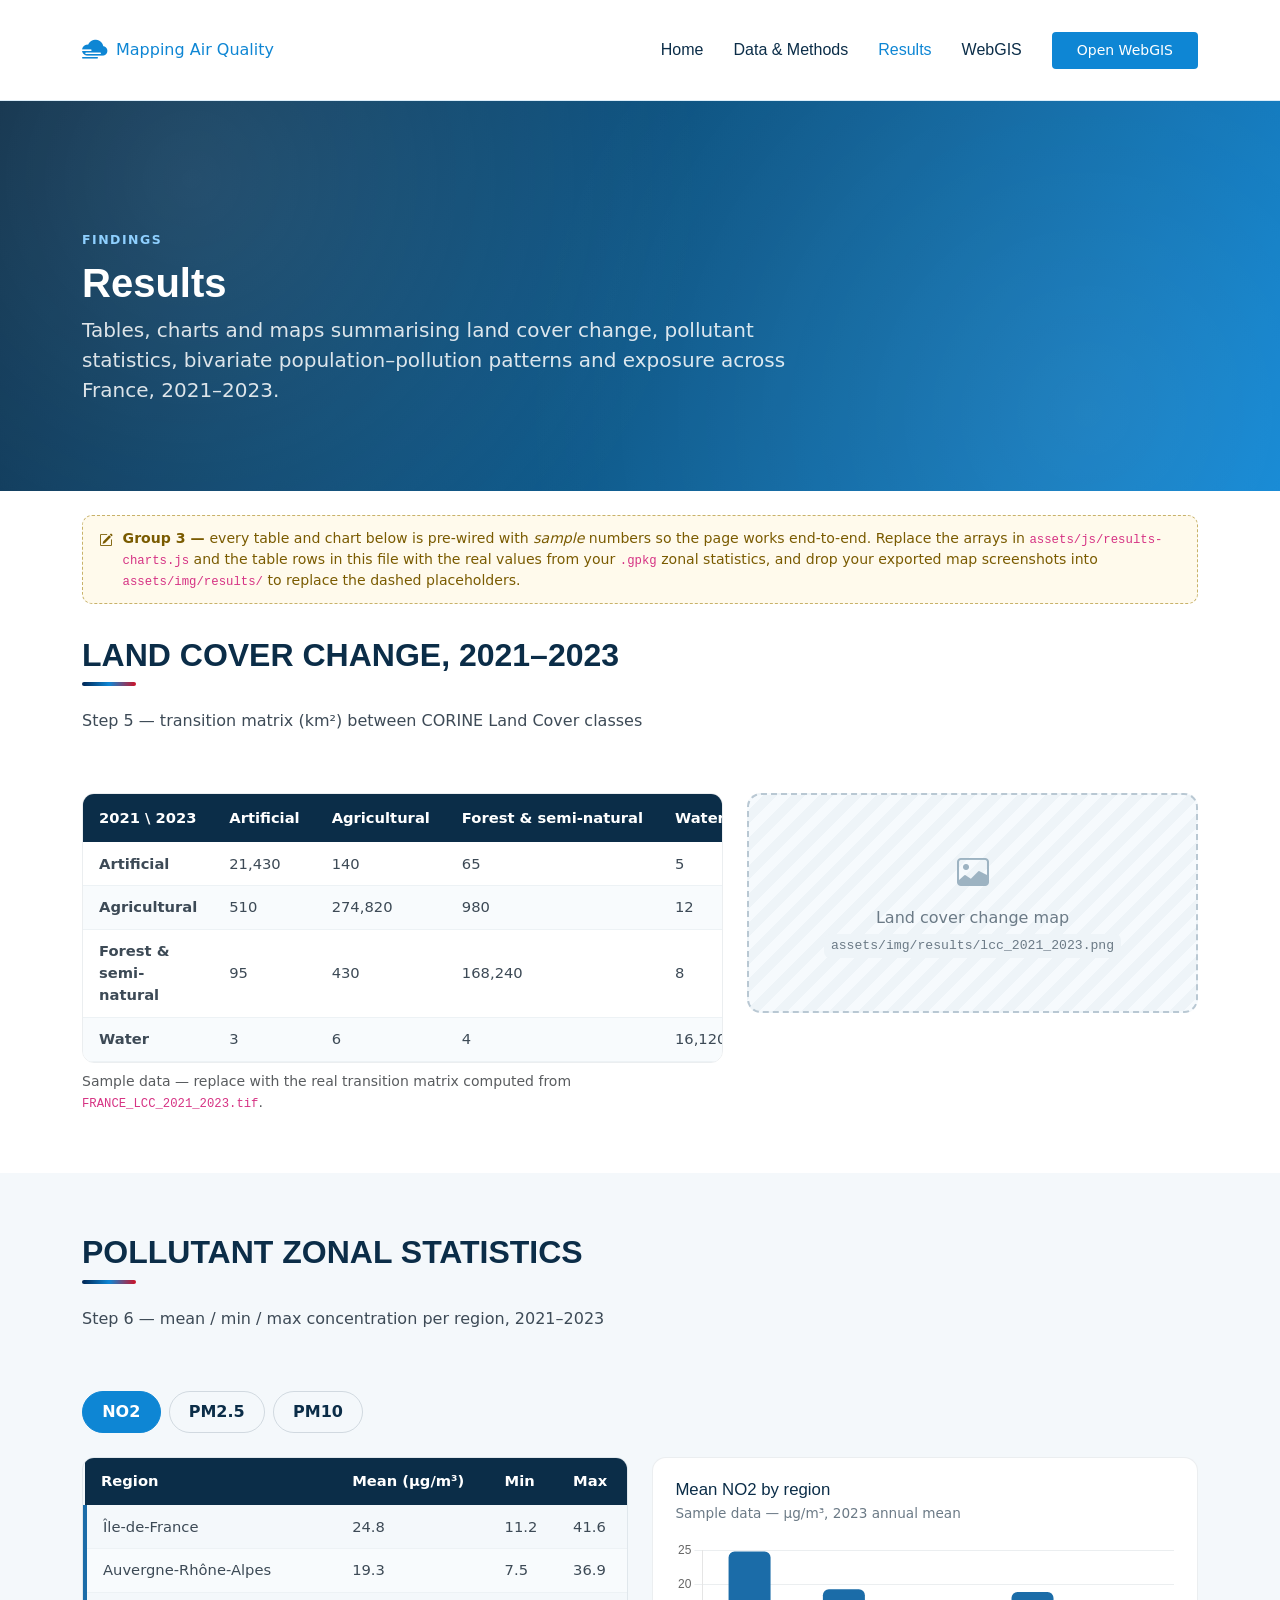
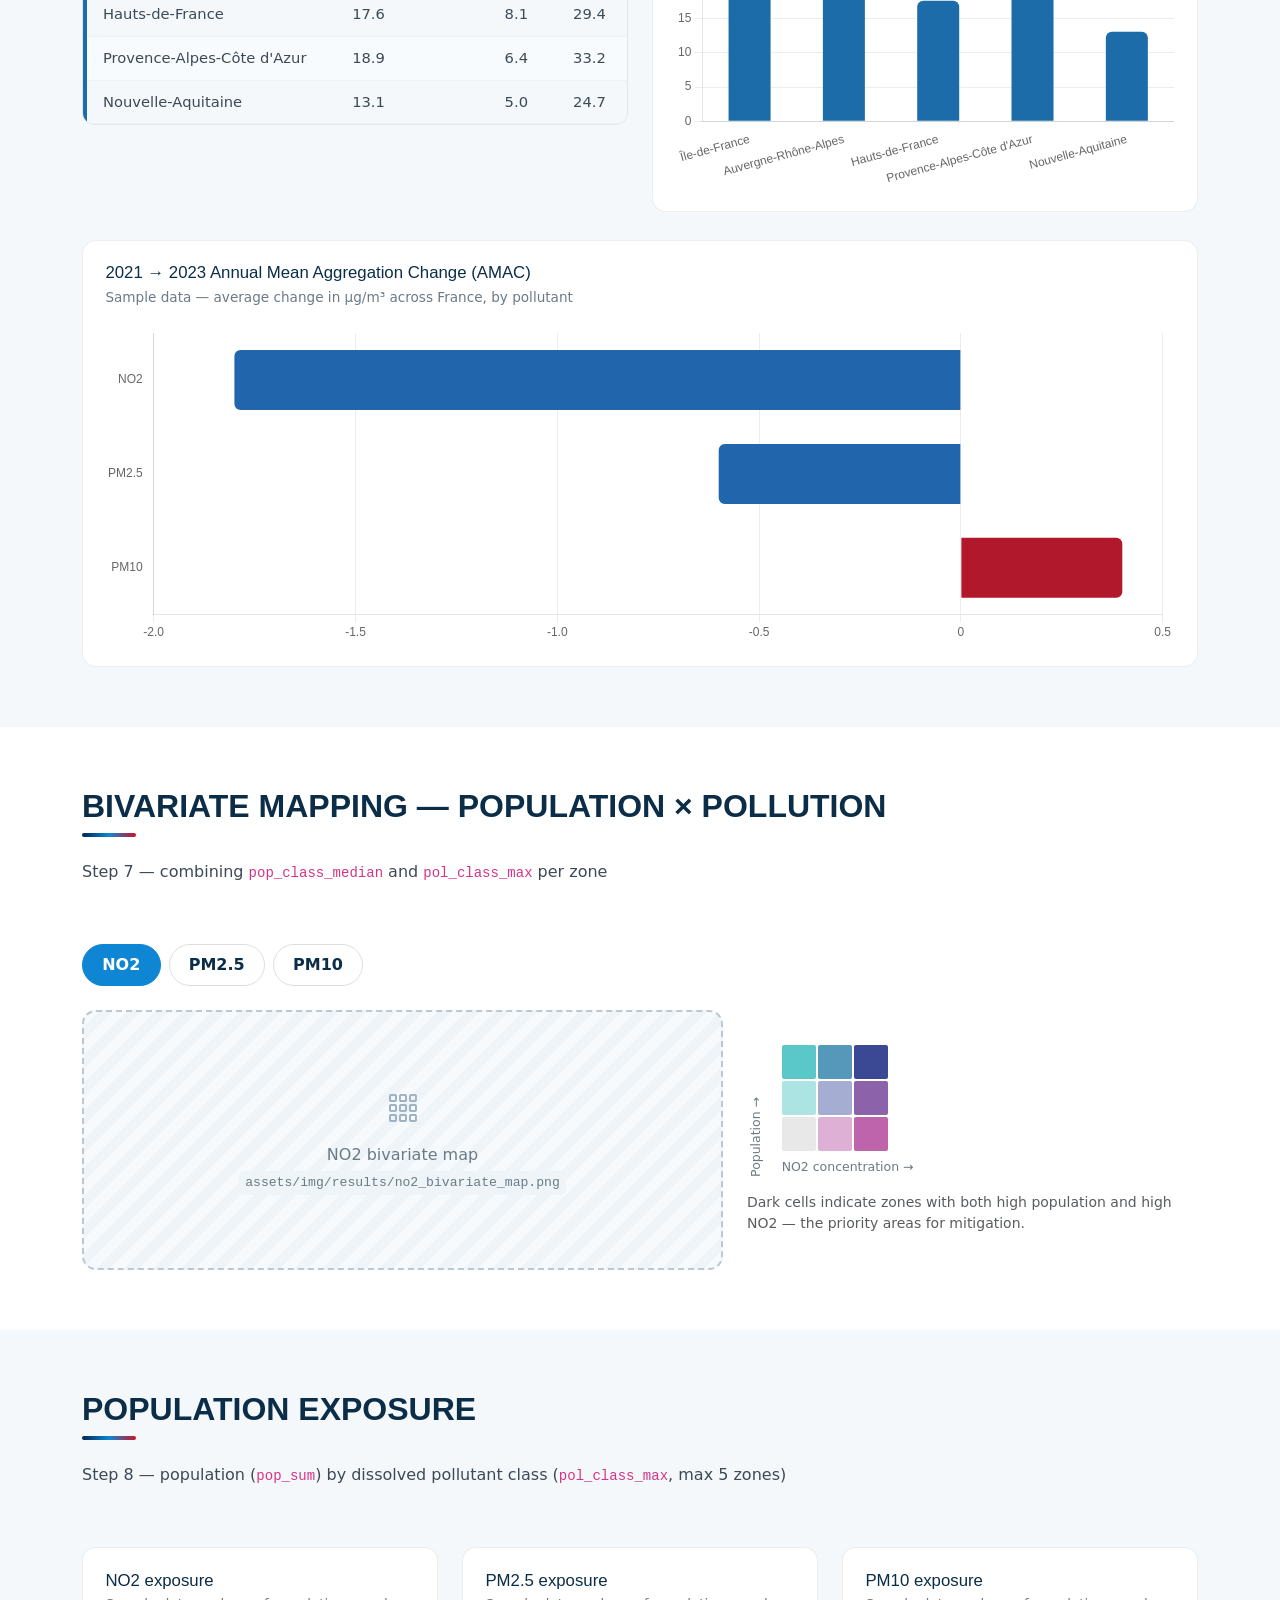
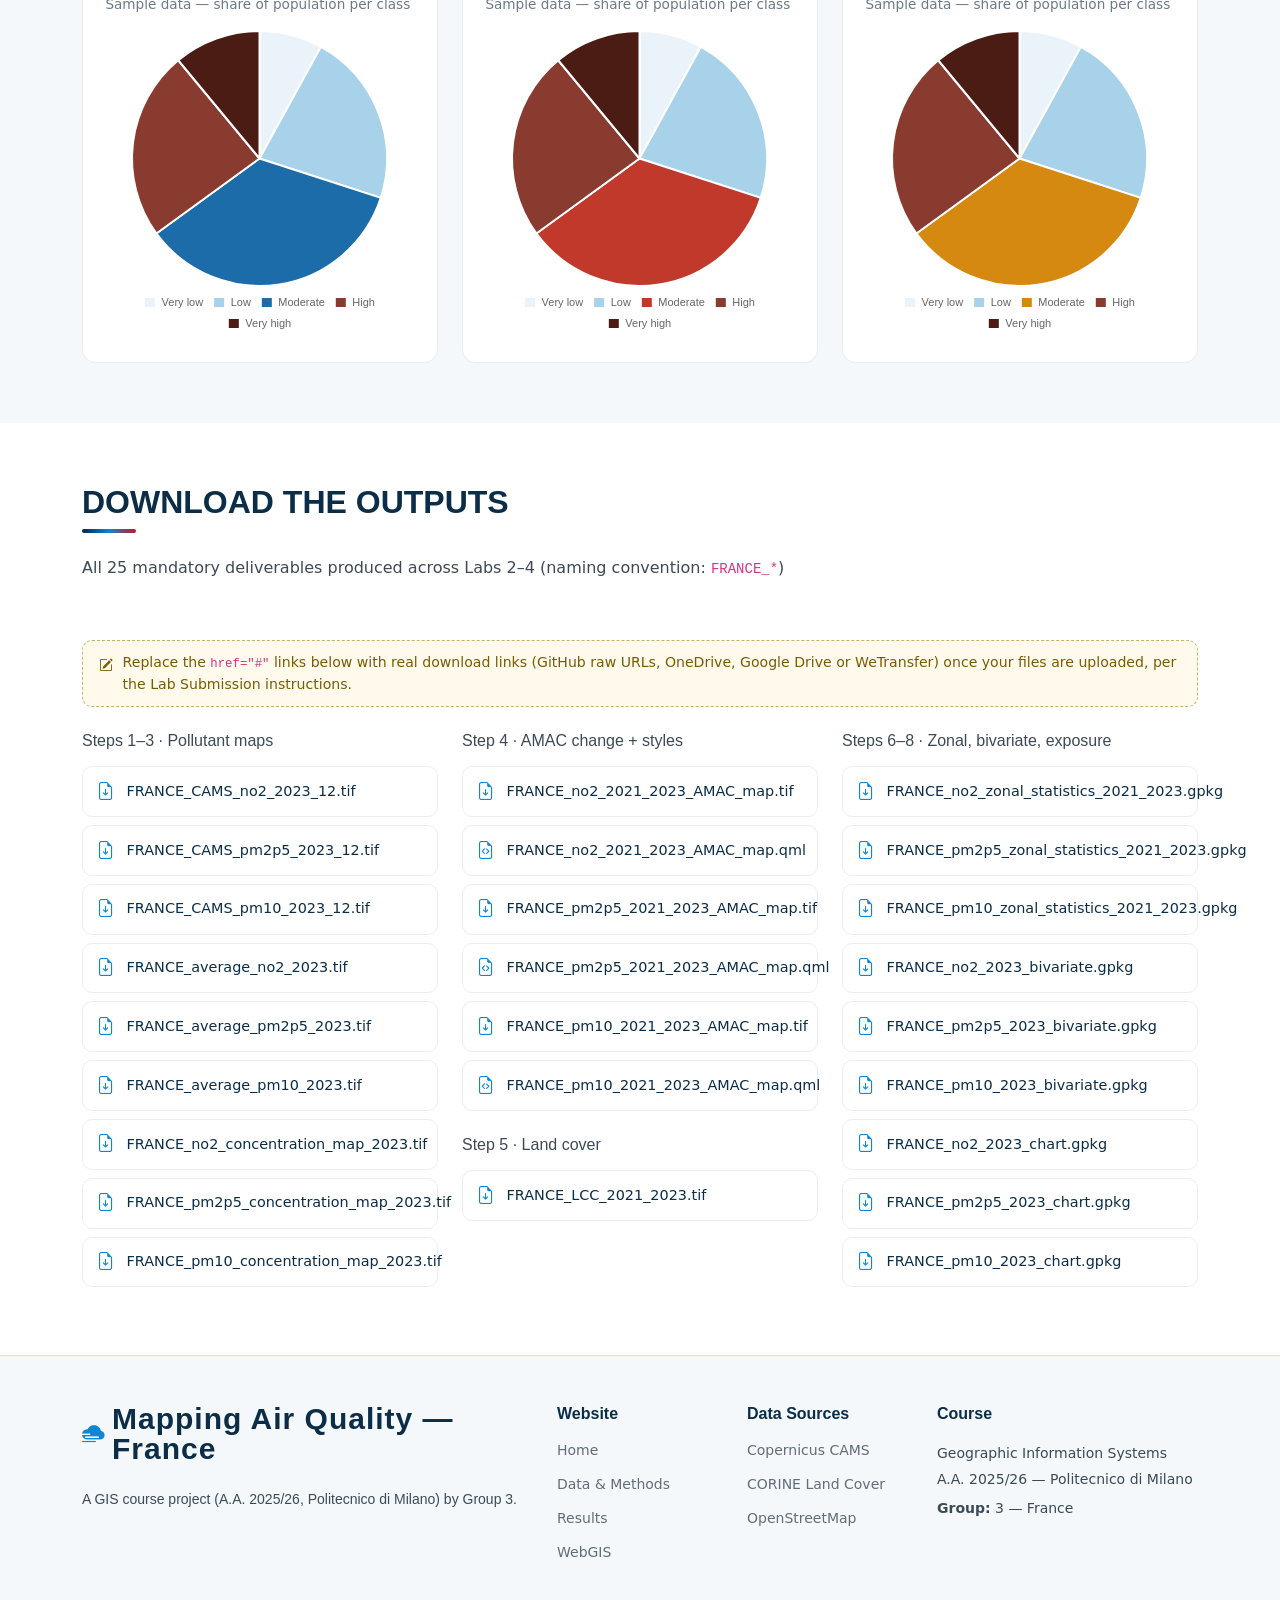
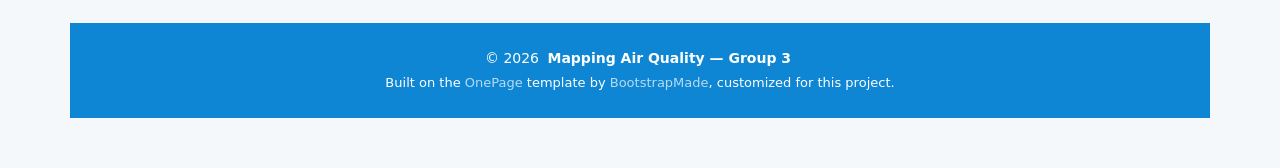
<file: results.html>
<!DOCTYPE html>
<html lang="en">

<head>
  <meta charset="utf-8">
  <meta content="width=device-width, initial-scale=1.0" name="viewport">
  <title>Results | Mapping Air Quality — France, Group 3</title>
  <meta name="description" content="Statistical tables, charts, bivariate maps and population exposure results for the France air quality GIS project.">

  <link href="assets/img/favicon.png" rel="icon">
  <link href="assets/img/apple-touch-icon.png" rel="apple-touch-icon">

  <link href="assets/vendor/bootstrap/css/bootstrap.min.css" rel="stylesheet">
  <link href="assets/vendor/bootstrap-icons/bootstrap-icons.css" rel="stylesheet">
  <link href="assets/vendor/aos/aos.css" rel="stylesheet">
  <link href="assets/vendor/glightbox/css/glightbox.min.css" rel="stylesheet">

  <link href="assets/css/main.css" rel="stylesheet">
  <link href="assets/css/custom.css" rel="stylesheet">
</head>

<body>

  <header id="header" class="header d-flex align-items-center sticky-top">
    <div class="container-fluid container-xl position-relative d-flex align-items-center">
      <a href="index.html" class="logo d-flex align-items-center me-auto">
        <i class="bi bi-cloud-haze2-fill" style="font-size: 1.6rem; color: var(--accent-color); margin-right:.5rem;"></i>
        <span class="sitename">Mapping Air Quality</span>
      </a>
      <nav id="navmenu" class="navmenu">
        <ul>
          <li><a href="index.html">Home</a></li>
          <li><a href="methods.html">Data &amp; Methods</a></li>
          <li><a href="results.html" class="active">Results</a></li>
          <li><a href="webgis.html">WebGIS</a></li>
        </ul>
        <i class="mobile-nav-toggle d-xl-none bi bi-list"></i>
      </nav>
      <a class="btn-getstarted" href="webgis.html">Open WebGIS</a>
    </div>
  </header>

  <main class="main">

    <section class="page-hero">
      <div class="container" data-aos="fade-up">
        <div class="eyebrow">Findings</div>
        <h1>Results</h1>
        <p class="lead">Tables, charts and maps summarising land cover change, pollutant statistics, bivariate
          population–pollution patterns and exposure across France, 2021–2023.</p>
      </div>
    </section>

    <div class="container">
      <div class="edit-note my-4" data-aos="fade-up">
        <i class="bi bi-pencil-square"></i>
        <span><strong>Group 3 — </strong>every table and chart below is pre-wired with <em>sample</em> numbers so the
        page works end-to-end. Replace the arrays in <code>assets/js/results-charts.js</code> and the table rows
        in this file with the real values from your <code>.gpkg</code> zonal statistics, and drop your exported
        map screenshots into <code>assets/img/results/</code> to replace the dashed placeholders.</span>
      </div>
    </div>

    <!-- Step 5: Land cover change -->
    <section class="section pt-2">
      <div class="container section-title text-start" data-aos="fade-up">
        <h2>Land Cover Change, 2021–2023</h2>
        <p>Step 5 — transition matrix (km²) between CORINE Land Cover classes</p>
      </div>
      <div class="container">
        <div class="row gy-4">
          <div class="col-lg-7" data-aos="fade-up" data-aos-delay="100">
            <div class="data-table-wrap">
              <table class="aq-table">
                <thead>
                  <tr>
                    <th>2021 \ 2023</th>
                    <th>Artificial</th>
                    <th>Agricultural</th>
                    <th>Forest &amp; semi-natural</th>
                    <th>Water</th>
                  </tr>
                </thead>
                <tbody>
                  <tr><td><strong>Artificial</strong></td><td>21,430</td><td>140</td><td>65</td><td>5</td></tr>
                  <tr><td><strong>Agricultural</strong></td><td>510</td><td>274,820</td><td>980</td><td>12</td></tr>
                  <tr><td><strong>Forest &amp; semi-natural</strong></td><td>95</td><td>430</td><td>168,240</td><td>8</td></tr>
                  <tr><td><strong>Water</strong></td><td>3</td><td>6</td><td>4</td><td>16,120</td></tr>
                </tbody>
              </table>
            </div>
            <p class="small text-muted mt-2 mb-0">Sample data — replace with the real transition matrix computed from <code>FRANCE_LCC_2021_2023.tif</code>.</p>
          </div>
          <div class="col-lg-5" data-aos="fade-up" data-aos-delay="150">
            <div class="figure-placeholder" style="min-height: 220px;">
              <i class="bi bi-image"></i>
              <p class="mb-1">Land cover change map</p>
              <span class="filename">assets/img/results/lcc_2021_2023.png</span>
            </div>
          </div>
        </div>
      </div>
    </section>

    <!-- Step 6: Zonal statistics -->
    <section class="section light-background">
      <div class="container section-title text-start" data-aos="fade-up">
        <h2>Pollutant Zonal Statistics</h2>
        <p>Step 6 — mean / min / max concentration per region, 2021–2023</p>
      </div>

      <div class="container" data-aos="fade-up" data-aos-delay="100">
        <ul class="nav pollutant-tabs mb-4" id="zonalTabs" role="tablist">
          <li class="nav-item"><button class="nav-link active" data-bs-toggle="tab" data-bs-target="#zonal-no2" type="button">NO2</button></li>
          <li class="nav-item"><button class="nav-link" data-bs-toggle="tab" data-bs-target="#zonal-pm25" type="button">PM2.5</button></li>
          <li class="nav-item"><button class="nav-link" data-bs-toggle="tab" data-bs-target="#zonal-pm10" type="button">PM10</button></li>
        </ul>

        <div class="tab-content">
          <div class="tab-pane fade show active" id="zonal-no2">
            <div class="row gy-4">
              <div class="col-lg-6">
                <div class="data-table-wrap">
                  <table class="aq-table">
                    <thead><tr><th>Region</th><th>Mean (µg/m³)</th><th>Min</th><th>Max</th></tr></thead>
                    <tbody>
                      <tr><td class="pollutant-no2">Île-de-France</td><td>24.8</td><td>11.2</td><td>41.6</td></tr>
                      <tr><td class="pollutant-no2">Auvergne-Rhône-Alpes</td><td>19.3</td><td>7.5</td><td>36.9</td></tr>
                      <tr><td class="pollutant-no2">Hauts-de-France</td><td>17.6</td><td>8.1</td><td>29.4</td></tr>
                      <tr><td class="pollutant-no2">Provence-Alpes-Côte d'Azur</td><td>18.9</td><td>6.4</td><td>33.2</td></tr>
                      <tr><td class="pollutant-no2">Nouvelle-Aquitaine</td><td>13.1</td><td>5.0</td><td>24.7</td></tr>
                    </tbody>
                  </table>
                </div>
              </div>
              <div class="col-lg-6">
                <div class="chart-card">
                  <h3>Mean NO2 by region</h3>
                  <p class="chart-sub">Sample data — µg/m³, 2023 annual mean</p>
                  <canvas id="chart-no2-bar"></canvas>
                </div>
              </div>
            </div>
          </div>

          <div class="tab-pane fade" id="zonal-pm25">
            <div class="row gy-4">
              <div class="col-lg-6">
                <div class="data-table-wrap">
                  <table class="aq-table">
                    <thead><tr><th>Region</th><th>Mean (µg/m³)</th><th>Min</th><th>Max</th></tr></thead>
                    <tbody>
                      <tr><td class="pollutant-pm25">Île-de-France</td><td>12.4</td><td>6.1</td><td>19.8</td></tr>
                      <tr><td class="pollutant-pm25">Auvergne-Rhône-Alpes</td><td>11.7</td><td>5.3</td><td>21.4</td></tr>
                      <tr><td class="pollutant-pm25">Hauts-de-France</td><td>10.9</td><td>5.8</td><td>17.2</td></tr>
                      <tr><td class="pollutant-pm25">Provence-Alpes-Côte d'Azur</td><td>9.6</td><td>4.2</td><td>15.9</td></tr>
                      <tr><td class="pollutant-pm25">Nouvelle-Aquitaine</td><td>8.8</td><td>3.9</td><td>14.1</td></tr>
                    </tbody>
                  </table>
                </div>
              </div>
              <div class="col-lg-6">
                <div class="chart-card">
                  <h3>Mean PM2.5 by region</h3>
                  <p class="chart-sub">Sample data — µg/m³, 2023 annual mean</p>
                  <canvas id="chart-pm25-bar"></canvas>
                </div>
              </div>
            </div>
          </div>

          <div class="tab-pane fade" id="zonal-pm10">
            <div class="row gy-4">
              <div class="col-lg-6">
                <div class="data-table-wrap">
                  <table class="aq-table">
                    <thead><tr><th>Region</th><th>Mean (µg/m³)</th><th>Min</th><th>Max</th></tr></thead>
                    <tbody>
                      <tr><td class="pollutant-pm10">Île-de-France</td><td>18.2</td><td>9.4</td><td>27.6</td></tr>
                      <tr><td class="pollutant-pm10">Auvergne-Rhône-Alpes</td><td>17.5</td><td>8.7</td><td>29.1</td></tr>
                      <tr><td class="pollutant-pm10">Hauts-de-France</td><td>16.8</td><td>9.0</td><td>25.3</td></tr>
                      <tr><td class="pollutant-pm10">Provence-Alpes-Côte d'Azur</td><td>15.4</td><td>7.1</td><td>23.8</td></tr>
                      <tr><td class="pollutant-pm10">Nouvelle-Aquitaine</td><td>13.9</td><td>6.5</td><td>21.0</td></tr>
                    </tbody>
                  </table>
                </div>
              </div>
              <div class="col-lg-6">
                <div class="chart-card">
                  <h3>Mean PM10 by region</h3>
                  <p class="chart-sub">Sample data — µg/m³, 2023 annual mean</p>
                  <canvas id="chart-pm10-bar"></canvas>
                </div>
              </div>
            </div>
          </div>
        </div>

        <div class="row gy-4 mt-1">
          <div class="col-12">
            <div class="chart-card">
              <h3>2021 → 2023 Annual Mean Aggregation Change (AMAC)</h3>
              <p class="chart-sub">Sample data — average change in µg/m³ across France, by pollutant</p>
              <canvas id="chart-amac"></canvas>
            </div>
          </div>
        </div>
      </div>
    </section><!-- /Zonal statistics -->

    <!-- Step 7: Bivariate mapping -->
    <section class="section">
      <div class="container section-title text-start" data-aos="fade-up">
        <h2>Bivariate Mapping — Population × Pollution</h2>
        <p>Step 7 — combining <code>pop_class_median</code> and <code>pol_class_max</code> per zone</p>
      </div>
      <div class="container" data-aos="fade-up" data-aos-delay="100">
        <ul class="nav pollutant-tabs mb-4" id="bivariateTabs">
          <li class="nav-item"><button class="nav-link active" data-bs-toggle="tab" data-bs-target="#biv-no2" type="button">NO2</button></li>
          <li class="nav-item"><button class="nav-link" data-bs-toggle="tab" data-bs-target="#biv-pm25" type="button">PM2.5</button></li>
          <li class="nav-item"><button class="nav-link" data-bs-toggle="tab" data-bs-target="#biv-pm10" type="button">PM10</button></li>
        </ul>
        <div class="tab-content">
          <div class="tab-pane fade show active" id="biv-no2">
            <div class="row gy-4 align-items-center">
              <div class="col-lg-7">
                <div class="figure-placeholder">
                  <i class="bi bi-grid-3x3-gap"></i>
                  <p class="mb-1">NO2 bivariate map</p>
                  <span class="filename">assets/img/results/no2_bivariate_map.png</span>
                </div>
              </div>
              <div class="col-lg-5">
                <div class="bivariate-legend-wrap">
                  <div class="bivariate-axis-y">Population →</div>
                  <div>
                    <div class="bivariate-legend" id="bivariateLegendNo2"></div>
                    <div class="bivariate-axis-x">NO2 concentration →</div>
                  </div>
                </div>
                <p class="small text-muted mt-3 mb-0">Dark cells indicate zones with both high population and high
                NO2 — the priority areas for mitigation.</p>
              </div>
            </div>
          </div>
          <div class="tab-pane fade" id="biv-pm25">
            <div class="row gy-4 align-items-center">
              <div class="col-lg-7">
                <div class="figure-placeholder">
                  <i class="bi bi-grid-3x3-gap"></i>
                  <p class="mb-1">PM2.5 bivariate map</p>
                  <span class="filename">assets/img/results/pm25_bivariate_map.png</span>
                </div>
              </div>
              <div class="col-lg-5">
                <div class="bivariate-legend-wrap">
                  <div class="bivariate-axis-y">Population →</div>
                  <div>
                    <div class="bivariate-legend" id="bivariateLegendPm25"></div>
                    <div class="bivariate-axis-x">PM2.5 concentration →</div>
                  </div>
                </div>
              </div>
            </div>
          </div>
          <div class="tab-pane fade" id="biv-pm10">
            <div class="row gy-4 align-items-center">
              <div class="col-lg-7">
                <div class="figure-placeholder">
                  <i class="bi bi-grid-3x3-gap"></i>
                  <p class="mb-1">PM10 bivariate map</p>
                  <span class="filename">assets/img/results/pm10_bivariate_map.png</span>
                </div>
              </div>
              <div class="col-lg-5">
                <div class="bivariate-legend-wrap">
                  <div class="bivariate-axis-y">Population →</div>
                  <div>
                    <div class="bivariate-legend" id="bivariateLegendPm10"></div>
                    <div class="bivariate-axis-x">PM10 concentration →</div>
                  </div>
                </div>
              </div>
            </div>
          </div>
        </div>
      </div>
    </section><!-- /Bivariate -->

    <!-- Step 8: Population exposure pie charts -->
    <section class="section light-background">
      <div class="container section-title text-start" data-aos="fade-up">
        <h2>Population Exposure</h2>
        <p>Step 8 — population (<code>pop_sum</code>) by dissolved pollutant class (<code>pol_class_max</code>, max 5 zones)</p>
      </div>
      <div class="container" data-aos="fade-up" data-aos-delay="100">
        <div class="row gy-4">
          <div class="col-lg-4">
            <div class="chart-card">
              <h3>NO2 exposure</h3>
              <p class="chart-sub">Sample data — share of population per class</p>
              <canvas id="chart-pie-no2"></canvas>
            </div>
          </div>
          <div class="col-lg-4">
            <div class="chart-card">
              <h3>PM2.5 exposure</h3>
              <p class="chart-sub">Sample data — share of population per class</p>
              <canvas id="chart-pie-pm25"></canvas>
            </div>
          </div>
          <div class="col-lg-4">
            <div class="chart-card">
              <h3>PM10 exposure</h3>
              <p class="chart-sub">Sample data — share of population per class</p>
              <canvas id="chart-pie-pm10"></canvas>
            </div>
          </div>
        </div>
      </div>
    </section><!-- /Exposure -->

    <!-- Downloads -->
    <section class="section">
      <div class="container section-title text-start" data-aos="fade-up">
        <h2>Download the Outputs</h2>
        <p>All 25 mandatory deliverables produced across Labs 2–4 (naming convention: <code>FRANCE_*</code>)</p>
      </div>
      <div class="container" data-aos="fade-up" data-aos-delay="100">
        <div class="edit-note mb-4">
          <i class="bi bi-pencil-square"></i>
          <span>Replace the <code>href="#"</code> links below with real download links (GitHub raw URLs, OneDrive,
          Google Drive or WeTransfer) once your files are uploaded, per the Lab Submission instructions.</span>
        </div>
        <div class="row gy-4">
          <div class="col-md-4">
            <h4 class="h6 mb-3">Steps 1–3 · Pollutant maps</h4>
            <div class="download-list">
              <a href="#"><i class="bi bi-file-earmark-arrow-down"></i> <span>FRANCE_CAMS_no2_2023_12.tif</span></a>
              <a href="#"><i class="bi bi-file-earmark-arrow-down"></i> <span>FRANCE_CAMS_pm2p5_2023_12.tif</span></a>
              <a href="#"><i class="bi bi-file-earmark-arrow-down"></i> <span>FRANCE_CAMS_pm10_2023_12.tif</span></a>
              <a href="#"><i class="bi bi-file-earmark-arrow-down"></i> <span>FRANCE_average_no2_2023.tif</span></a>
              <a href="#"><i class="bi bi-file-earmark-arrow-down"></i> <span>FRANCE_average_pm2p5_2023.tif</span></a>
              <a href="#"><i class="bi bi-file-earmark-arrow-down"></i> <span>FRANCE_average_pm10_2023.tif</span></a>
              <a href="#"><i class="bi bi-file-earmark-arrow-down"></i> <span>FRANCE_no2_concentration_map_2023.tif</span></a>
              <a href="#"><i class="bi bi-file-earmark-arrow-down"></i> <span>FRANCE_pm2p5_concentration_map_2023.tif</span></a>
              <a href="#"><i class="bi bi-file-earmark-arrow-down"></i> <span>FRANCE_pm10_concentration_map_2023.tif</span></a>
            </div>
          </div>
          <div class="col-md-4">
            <h4 class="h6 mb-3">Step 4 · AMAC change + styles</h4>
            <div class="download-list">
              <a href="#"><i class="bi bi-file-earmark-arrow-down"></i> <span>FRANCE_no2_2021_2023_AMAC_map.tif</span></a>
              <a href="#"><i class="bi bi-file-earmark-code"></i> <span>FRANCE_no2_2021_2023_AMAC_map.qml</span></a>
              <a href="#"><i class="bi bi-file-earmark-arrow-down"></i> <span>FRANCE_pm2p5_2021_2023_AMAC_map.tif</span></a>
              <a href="#"><i class="bi bi-file-earmark-code"></i> <span>FRANCE_pm2p5_2021_2023_AMAC_map.qml</span></a>
              <a href="#"><i class="bi bi-file-earmark-arrow-down"></i> <span>FRANCE_pm10_2021_2023_AMAC_map.tif</span></a>
              <a href="#"><i class="bi bi-file-earmark-code"></i> <span>FRANCE_pm10_2021_2023_AMAC_map.qml</span></a>
              <h4 class="h6 mb-3 mt-4">Step 5 · Land cover</h4>
              <a href="#"><i class="bi bi-file-earmark-arrow-down"></i> <span>FRANCE_LCC_2021_2023.tif</span></a>
            </div>
          </div>
          <div class="col-md-4">
            <h4 class="h6 mb-3">Steps 6–8 · Zonal, bivariate, exposure</h4>
            <div class="download-list">
              <a href="#"><i class="bi bi-file-earmark-arrow-down"></i> <span>FRANCE_no2_zonal_statistics_2021_2023.gpkg</span></a>
              <a href="#"><i class="bi bi-file-earmark-arrow-down"></i> <span>FRANCE_pm2p5_zonal_statistics_2021_2023.gpkg</span></a>
              <a href="#"><i class="bi bi-file-earmark-arrow-down"></i> <span>FRANCE_pm10_zonal_statistics_2021_2023.gpkg</span></a>
              <a href="#"><i class="bi bi-file-earmark-arrow-down"></i> <span>FRANCE_no2_2023_bivariate.gpkg</span></a>
              <a href="#"><i class="bi bi-file-earmark-arrow-down"></i> <span>FRANCE_pm2p5_2023_bivariate.gpkg</span></a>
              <a href="#"><i class="bi bi-file-earmark-arrow-down"></i> <span>FRANCE_pm10_2023_bivariate.gpkg</span></a>
              <a href="#"><i class="bi bi-file-earmark-arrow-down"></i> <span>FRANCE_no2_2023_chart.gpkg</span></a>
              <a href="#"><i class="bi bi-file-earmark-arrow-down"></i> <span>FRANCE_pm2p5_2023_chart.gpkg</span></a>
              <a href="#"><i class="bi bi-file-earmark-arrow-down"></i> <span>FRANCE_pm10_2023_chart.gpkg</span></a>
            </div>
          </div>
        </div>
      </div>
    </section><!-- /Downloads -->

  </main>

  <footer id="footer" class="footer light-background">
    <div class="container footer-top">
      <div class="row gy-4">
        <div class="col-lg-5 col-md-12 footer-about">
          <a href="index.html" class="logo d-flex align-items-center">
            <i class="bi bi-cloud-haze2-fill" style="font-size: 1.4rem; color: var(--accent-color); margin-right:.5rem;"></i>
            <span class="sitename">Mapping Air Quality — France</span>
          </a>
          <p>A GIS course project (A.A. 2025/26, Politecnico di Milano) by Group 3.</p>
        </div>
        <div class="col-lg-2 col-6 footer-links">
          <h4>Website</h4>
          <ul>
            <li><a href="index.html">Home</a></li>
            <li><a href="methods.html">Data &amp; Methods</a></li>
            <li><a href="results.html">Results</a></li>
            <li><a href="webgis.html">WebGIS</a></li>
          </ul>
        </div>
        <div class="col-lg-2 col-6 footer-links">
          <h4>Data Sources</h4>
          <ul>
            <li><a href="https://ads.atmosphere.copernicus.eu/" target="_blank" rel="noopener">Copernicus CAMS</a></li>
            <li><a href="https://land.copernicus.eu/en/products/corine-land-cover" target="_blank" rel="noopener">CORINE Land Cover</a></li>
            <li><a href="https://www.openstreetmap.org/copyright" target="_blank" rel="noopener">OpenStreetMap</a></li>
          </ul>
        </div>
        <div class="col-lg-3 col-md-12 footer-contact text-center text-md-start">
          <h4>Course</h4>
          <p>Geographic Information Systems</p>
          <p>A.A. 2025/26 — Politecnico di Milano</p>
          <p class="mt-2"><strong>Group:</strong> <span>3 — France</span></p>
        </div>
      </div>
    </div>
    <div class="container copyright text-center mt-4">
      <p>© <span>2026</span> <strong class="px-1 sitename">Mapping Air Quality — Group 3</strong></p>
      <div class="credits">Built on the <a href="https://bootstrapmade.com/onepage-multipurpose-bootstrap-template/">OnePage</a> template by <a href="https://bootstrapmade.com/">BootstrapMade</a>, customized for this project.</div>
    </div>
  </footer>

  <a href="#" id="scroll-top" class="scroll-top d-flex align-items-center justify-content-center"><i class="bi bi-arrow-up-short"></i></a>
  <div id="preloader"></div>

  <script src="assets/vendor/bootstrap/js/bootstrap.bundle.min.js"></script>
  <script src="assets/vendor/aos/aos.js"></script>
  <script src="assets/vendor/glightbox/js/glightbox.min.js"></script>
  <script src="assets/js/main.js"></script>

  <!-- Chart.js (vendored — assets/vendor/chartjs/, works fully offline) -->
  <script src="assets/vendor/chartjs/chart.umd.js"></script>
  <script src="assets/js/results-charts.js"></script>

</body>
</html>
</file>
<file: assets/css/main.css>
/**
* Template Name: OnePage
* Template URL: https://bootstrapmade.com/onepage-multipurpose-bootstrap-template/
* Updated: Aug 07 2024 with Bootstrap v5.3.3
* Author: BootstrapMade.com
* License: https://bootstrapmade.com/license/
*/

/*--------------------------------------------------------------
# Font & Color Variables
# Help: https://bootstrapmade.com/color-system/
--------------------------------------------------------------*/
/* Fonts */
:root {
  --default-font: "Roboto",  system-ui, -apple-system, "Segoe UI", Roboto, "Helvetica Neue", Arial, "Noto Sans", "Liberation Sans", sans-serif, "Apple Color Emoji", "Segoe UI Emoji", "Segoe UI Symbol", "Noto Color Emoji";
  --heading-font: "Raleway",  sans-serif;
  --nav-font: "Poppins",  sans-serif;
}

/* Global Colors - The following color variables are used throughout the website. Updating them here will change the color scheme of the entire website */
:root { 
  --background-color: #ffffff; /* Background color for the entire website, including individual sections */
  --default-color: #444444; /* Default color used for the majority of the text content across the entire website */
  --heading-color: #124265; /* Color for headings, subheadings and title throughout the website */
  --accent-color: #2487ce; /* Accent color that represents your brand on the website. It's used for buttons, links, and other elements that need to stand out */
  --surface-color: #ffffff; /* The surface color is used as a background of boxed elements within sections, such as cards, icon boxes, or other elements that require a visual separation from the global background. */
  --contrast-color: #ffffff; /* Contrast color for text, ensuring readability against backgrounds of accent, heading, or default colors. */
}

/* Nav Menu Colors - The following color variables are used specifically for the navigation menu. They are separate from the global colors to allow for more customization options */
:root {
  --nav-color: #124265;  /* The default color of the main navmenu links */
  --nav-hover-color: #2487ce; /* Applied to main navmenu links when they are hovered over or active */
  --nav-mobile-background-color: #ffffff; /* Used as the background color for mobile navigation menu */
  --nav-dropdown-background-color: #ffffff; /* Used as the background color for dropdown items that appear when hovering over primary navigation items */
  --nav-dropdown-color: #124265; /* Used for navigation links of the dropdown items in the navigation menu. */
  --nav-dropdown-hover-color: #2487ce; /* Similar to --nav-hover-color, this color is applied to dropdown navigation links when they are hovered over. */
}

/* Color Presets - These classes override global colors when applied to any section or element, providing reuse of the sam color scheme. */

.light-background {
  --background-color: #f6fafd;
  --surface-color: #ffffff;
}

.dark-background {
  --background-color: #060606;
  --default-color: #ffffff;
  --heading-color: #ffffff;
  --surface-color: #252525;
  --contrast-color: #ffffff;
}

.accent-background {
  --background-color: #2487ce;
  --default-color: #ffffff;
  --heading-color: #ffffff;
  --accent-color: #ffffff;
  --surface-color: #469fdf;
  --contrast-color: #ffffff;
}

/* Smooth scroll */
:root {
  scroll-behavior: smooth;
}

/*--------------------------------------------------------------
# General Styling & Shared Classes
--------------------------------------------------------------*/
body {
  color: var(--default-color);
  background-color: var(--background-color);
  font-family: var(--default-font);
}

a {
  color: var(--accent-color);
  text-decoration: none;
  transition: 0.3s;
}

a:hover {
  color: color-mix(in srgb, var(--accent-color), transparent 25%);
  text-decoration: none;
}

h1,
h2,
h3,
h4,
h5,
h6 {
  color: var(--heading-color);
  font-family: var(--heading-font);
}

/* Pulsating Play Button
------------------------------*/
.pulsating-play-btn {
  width: 94px;
  height: 94px;
  background: radial-gradient(var(--accent-color) 50%, color-mix(in srgb, var(--accent-color), transparent 75%) 52%);
  border-radius: 50%;
  display: block;
  position: relative;
  overflow: hidden;
}

.pulsating-play-btn:before {
  content: "";
  position: absolute;
  width: 120px;
  height: 120px;
  animation-delay: 0s;
  animation: pulsate-play-btn 2s;
  animation-direction: forwards;
  animation-iteration-count: infinite;
  animation-timing-function: steps;
  opacity: 1;
  border-radius: 50%;
  border: 5px solid color-mix(in srgb, var(--accent-color), transparent 30%);
  top: -15%;
  left: -15%;
  background: rgba(198, 16, 0, 0);
}

.pulsating-play-btn:after {
  content: "";
  position: absolute;
  left: 50%;
  top: 50%;
  transform: translateX(-40%) translateY(-50%);
  width: 0;
  height: 0;
  border-top: 10px solid transparent;
  border-bottom: 10px solid transparent;
  border-left: 15px solid #fff;
  z-index: 100;
  transition: all 400ms cubic-bezier(0.55, 0.055, 0.675, 0.19);
}

.pulsating-play-btn:hover:before {
  content: "";
  position: absolute;
  left: 50%;
  top: 50%;
  transform: translateX(-40%) translateY(-50%);
  width: 0;
  height: 0;
  border: none;
  border-top: 10px solid transparent;
  border-bottom: 10px solid transparent;
  border-left: 15px solid #fff;
  z-index: 200;
  animation: none;
  border-radius: 0;
}

.pulsating-play-btn:hover:after {
  border-left: 15px solid var(--accent-color);
  transform: scale(20);
}

@keyframes pulsate-play-btn {
  0% {
    transform: scale(0.6, 0.6);
    opacity: 1;
  }

  100% {
    transform: scale(1, 1);
    opacity: 0;
  }
}

/* PHP Email Form Messages
------------------------------*/
.php-email-form .error-message {
  display: none;
  background: #df1529;
  color: #ffffff;
  text-align: left;
  padding: 15px;
  margin-bottom: 24px;
  font-weight: 600;
}

.php-email-form .sent-message {
  display: none;
  color: #ffffff;
  background: #059652;
  text-align: center;
  padding: 15px;
  margin-bottom: 24px;
  font-weight: 600;
}

.php-email-form .loading {
  display: none;
  background: var(--surface-color);
  text-align: center;
  padding: 15px;
  margin-bottom: 24px;
}

.php-email-form .loading:before {
  content: "";
  display: inline-block;
  border-radius: 50%;
  width: 24px;
  height: 24px;
  margin: 0 10px -6px 0;
  border: 3px solid var(--accent-color);
  border-top-color: var(--surface-color);
  animation: php-email-form-loading 1s linear infinite;
}

@keyframes php-email-form-loading {
  0% {
    transform: rotate(0deg);
  }

  100% {
    transform: rotate(360deg);
  }
}

/*--------------------------------------------------------------
# Global Header
--------------------------------------------------------------*/
.header {
  color: var(--default-color);
  background-color: var(--background-color);
  padding: 20px 0;
  transition: all 0.5s;
  z-index: 997;
  border-bottom: 1px solid color-mix(in srgb, var(--accent-color), transparent 85%);
}

.header .logo {
  line-height: 1;
}

.header .logo img {
  max-height: 36px;
  margin-right: 8px;
}

.header .logo h1 {
  font-size: 30px;
  margin: 0;
  font-weight: 300;
  color: var(--heading-color);
}

.header .btn-getstarted,
.header .btn-getstarted:focus {
  color: var(--contrast-color);
  background: var(--accent-color);
  font-size: 14px;
  padding: 8px 25px;
  margin: 0 0 0 30px;
  border-radius: 4px;
  transition: 0.3s;
}

.header .btn-getstarted:hover,
.header .btn-getstarted:focus:hover {
  color: var(--contrast-color);
  background: color-mix(in srgb, var(--accent-color), transparent 15%);
}

@media (max-width: 1200px) {
  .header .logo {
    order: 1;
  }

  .header .btn-getstarted {
    order: 2;
    margin: 0 15px 0 0;
    padding: 6px 15px;
  }

  .header .navmenu {
    order: 3;
  }
}

.scrolled .header {
  border-color: var(--contrast-color);
  box-shadow: 0px 0 18px rgba(0, 0, 0, 0.1);
}

/*--------------------------------------------------------------
# Navigation Menu
--------------------------------------------------------------*/
/* Navmenu - Desktop */
@media (min-width: 1200px) {
  .navmenu {
    padding: 0;
  }

  .navmenu ul {
    margin: 0;
    padding: 0;
    display: flex;
    list-style: none;
    align-items: center;
  }

  .navmenu li {
    position: relative;
  }

  .navmenu a,
  .navmenu a:focus {
    color: var(--nav-color);
    padding: 18px 15px;
    font-size: 16px;
    font-family: var(--nav-font);
    font-weight: 400;
    display: flex;
    align-items: center;
    justify-content: space-between;
    white-space: nowrap;
    transition: 0.3s;
  }

  .navmenu a i,
  .navmenu a:focus i {
    font-size: 12px;
    line-height: 0;
    margin-left: 5px;
    transition: 0.3s;
  }

  .navmenu li:last-child a {
    padding-right: 0;
  }

  .navmenu li:hover>a,
  .navmenu .active,
  .navmenu .active:focus {
    color: var(--nav-hover-color);
  }

  .navmenu .dropdown ul {
    margin: 0;
    padding: 10px 0;
    background: var(--nav-dropdown-background-color);
    display: block;
    position: absolute;
    visibility: hidden;
    left: 14px;
    top: 130%;
    opacity: 0;
    transition: 0.3s;
    border-radius: 4px;
    z-index: 99;
    box-shadow: 0px 0px 30px rgba(0, 0, 0, 0.1);
  }

  .navmenu .dropdown ul li {
    min-width: 200px;
  }

  .navmenu .dropdown ul a {
    padding: 10px 20px;
    font-size: 15px;
    text-transform: none;
    color: var(--nav-dropdown-color);
  }

  .navmenu .dropdown ul a i {
    font-size: 12px;
  }

  .navmenu .dropdown ul a:hover,
  .navmenu .dropdown ul .active:hover,
  .navmenu .dropdown ul li:hover>a {
    color: var(--nav-dropdown-hover-color);
  }

  .navmenu .dropdown:hover>ul {
    opacity: 1;
    top: 100%;
    visibility: visible;
  }

  .navmenu .dropdown .dropdown ul {
    top: 0;
    left: -90%;
    visibility: hidden;
  }

  .navmenu .dropdown .dropdown:hover>ul {
    opacity: 1;
    top: 0;
    left: -100%;
    visibility: visible;
  }
}

/* Navmenu - Mobile */
@media (max-width: 1199px) {
  .mobile-nav-toggle {
    color: var(--nav-color);
    font-size: 28px;
    line-height: 0;
    margin-right: 10px;
    cursor: pointer;
    transition: color 0.3s;
  }

  .navmenu {
    padding: 0;
    z-index: 9997;
  }

  .navmenu ul {
    display: none;
    list-style: none;
    position: absolute;
    inset: 60px 20px 20px 20px;
    padding: 10px 0;
    margin: 0;
    border-radius: 6px;
    background-color: var(--nav-mobile-background-color);
    overflow-y: auto;
    transition: 0.3s;
    z-index: 9998;
    box-shadow: 0px 0px 30px rgba(0, 0, 0, 0.1);
  }

  .navmenu a,
  .navmenu a:focus {
    color: var(--nav-dropdown-color);
    padding: 10px 20px;
    font-family: var(--nav-font);
    font-size: 17px;
    font-weight: 500;
    display: flex;
    align-items: center;
    justify-content: space-between;
    white-space: nowrap;
    transition: 0.3s;
  }

  .navmenu a i,
  .navmenu a:focus i {
    font-size: 12px;
    line-height: 0;
    margin-left: 5px;
    width: 30px;
    height: 30px;
    display: flex;
    align-items: center;
    justify-content: center;
    border-radius: 50%;
    transition: 0.3s;
    background-color: color-mix(in srgb, var(--accent-color), transparent 90%);
  }

  .navmenu a i:hover,
  .navmenu a:focus i:hover {
    background-color: var(--accent-color);
    color: var(--contrast-color);
  }

  .navmenu a:hover,
  .navmenu .active,
  .navmenu .active:focus {
    color: var(--nav-dropdown-hover-color);
  }

  .navmenu .active i,
  .navmenu .active:focus i {
    background-color: var(--accent-color);
    color: var(--contrast-color);
    transform: rotate(180deg);
  }

  .navmenu .dropdown ul {
    position: static;
    display: none;
    z-index: 99;
    padding: 10px 0;
    margin: 10px 20px;
    background-color: var(--nav-dropdown-background-color);
    border: 1px solid color-mix(in srgb, var(--default-color), transparent 90%);
    box-shadow: none;
    transition: all 0.5s ease-in-out;
  }

  .navmenu .dropdown ul ul {
    background-color: rgba(33, 37, 41, 0.1);
  }

  .navmenu .dropdown>.dropdown-active {
    display: block;
    background-color: rgba(33, 37, 41, 0.03);
  }

  .mobile-nav-active {
    overflow: hidden;
  }

  .mobile-nav-active .mobile-nav-toggle {
    color: #fff;
    position: absolute;
    font-size: 32px;
    top: 15px;
    right: 15px;
    margin-right: 0;
    z-index: 9999;
  }

  .mobile-nav-active .navmenu {
    position: fixed;
    overflow: hidden;
    inset: 0;
    background: rgba(33, 37, 41, 0.8);
    transition: 0.3s;
  }

  .mobile-nav-active .navmenu>ul {
    display: block;
  }
}

/*--------------------------------------------------------------
# Global Footer
--------------------------------------------------------------*/
.footer {
  color: var(--default-color);
  background-color: var(--background-color);
  border-top: 1px solid color-mix(in srgb, var(--accent-color), transparent 80%);
  font-size: 14px;
  padding-bottom: 50px;
  position: relative;
}

.footer .footer-top {
  padding-top: 50px;
}

.footer .footer-about .logo {
  line-height: 1;
  margin-bottom: 25px;
}

.footer .footer-about .logo img {
  max-height: 40px;
  margin-right: 6px;
}

.footer .footer-about .logo span {
  color: var(--heading-color);
  font-size: 30px;
  font-weight: 700;
  letter-spacing: 1px;
  font-family: var(--heading-font);
}

.footer .footer-about p {
  font-size: 14px;
  font-family: var(--heading-font);
}

.footer .social-links a {
  display: flex;
  align-items: center;
  justify-content: center;
  width: 40px;
  height: 40px;
  border-radius: 4px;
  border: 1px solid color-mix(in srgb, var(--accent-color), transparent 50%);
  font-size: 16px;
  color: var(--accent-color);
  margin-right: 10px;
  transition: 0.3s;
}

.footer .social-links a:hover {
  background-color: var(--accent-color);
  color: var(--contrast-color);
  border-color: var(--accent-color);
}

.footer h4 {
  font-size: 16px;
  font-weight: bold;
  position: relative;
  padding-bottom: 12px;
}

.footer .footer-links {
  margin-bottom: 30px;
}

.footer .footer-links ul {
  list-style: none;
  padding: 0;
  margin: 0;
}

.footer .footer-links ul i {
  padding-right: 2px;
  font-size: 12px;
  line-height: 0;
}

.footer .footer-links ul li {
  padding: 10px 0;
  display: flex;
  align-items: center;
}

.footer .footer-links ul li:first-child {
  padding-top: 0;
}

.footer .footer-links ul a {
  color: color-mix(in srgb, var(--default-color), transparent 20%);
  display: inline-block;
  line-height: 1;
}

.footer .footer-links ul a:hover {
  color: var(--accent-color);
}

.footer .footer-contact p {
  margin-bottom: 5px;
}

.footer .copyright {
  padding-top: 25px;
  padding-bottom: 25px;
  background-color: var(--accent-color);
  color: var(--contrast-color);
}

.footer .copyright p {
  margin-bottom: 0;
}

.footer .credits {
  margin-top: 4px;
  font-size: 13px;
}

.footer .credits a {
  color: color-mix(in srgb, var(--contrast-color), transparent 30%);
}

/*--------------------------------------------------------------
# Preloader
--------------------------------------------------------------*/
#preloader {
  position: fixed;
  inset: 0;
  z-index: 999999;
  overflow: hidden;
  background: var(--background-color);
  transition: all 0.6s ease-out;
}

#preloader:before {
  content: "";
  position: fixed;
  top: calc(50% - 30px);
  left: calc(50% - 30px);
  border: 6px solid #ffffff;
  border-color: var(--accent-color) transparent var(--accent-color) transparent;
  border-radius: 50%;
  width: 60px;
  height: 60px;
  animation: animate-preloader 1.5s linear infinite;
}

@keyframes animate-preloader {
  0% {
    transform: rotate(0deg);
  }

  100% {
    transform: rotate(360deg);
  }
}

/*--------------------------------------------------------------
# Scroll Top Button
--------------------------------------------------------------*/
.scroll-top {
  position: fixed;
  visibility: hidden;
  opacity: 0;
  right: 15px;
  bottom: 15px;
  z-index: 99999;
  background-color: var(--accent-color);
  width: 40px;
  height: 40px;
  border-radius: 4px;
  transition: all 0.4s;
}

.scroll-top i {
  font-size: 24px;
  color: var(--contrast-color);
  line-height: 0;
}

.scroll-top:hover {
  background-color: color-mix(in srgb, var(--accent-color), transparent 20%);
  color: var(--contrast-color);
}

.scroll-top.active {
  visibility: visible;
  opacity: 1;
}

/*--------------------------------------------------------------
# Disable aos animation delay on mobile devices
--------------------------------------------------------------*/
@media screen and (max-width: 768px) {
  [data-aos-delay] {
    transition-delay: 0 !important;
  }
}

/*--------------------------------------------------------------
# Global Page Titles & Breadcrumbs
--------------------------------------------------------------*/
.page-title {
  color: var(--default-color);
  background-color: var(--background-color);
  padding: 120px 0;
  text-align: center;
  position: relative;
}

.page-title h1 {
  font-size: 42px;
  font-weight: 700;
  margin-bottom: 10px;
}

.page-title .breadcrumbs ol {
  display: flex;
  flex-wrap: wrap;
  list-style: none;
  justify-content: center;
  padding: 0;
  margin: 0;
  font-size: 16px;
  font-weight: 400;
}

.page-title .breadcrumbs ol a {
  color: color-mix(in srgb, var(--default-color), transparent 20%);
}

.page-title .breadcrumbs ol li+li {
  padding-left: 10px;
}

.page-title .breadcrumbs ol li+li::before {
  content: "/";
  display: inline-block;
  padding-right: 10px;
  color: color-mix(in srgb, var(--default-color), transparent 70%);
}

/*--------------------------------------------------------------
# Global Sections
--------------------------------------------------------------*/
section,
.section {
  color: var(--default-color);
  background-color: var(--background-color);
  padding: 60px 0;
  scroll-margin-top: 100px;
  overflow: clip;
}

@media (max-width: 1199px) {

  section,
  .section {
    scroll-margin-top: 76px;
  }
}

/*--------------------------------------------------------------
# Global Section Titles
--------------------------------------------------------------*/
.section-title {
  text-align: center;
  padding-bottom: 60px;
  position: relative;
}

.section-title h2 {
  font-size: 32px;
  font-weight: 700;
  margin-bottom: 15px;
  text-transform: uppercase;
}

.section-title p {
  margin-bottom: 0;
}

/*--------------------------------------------------------------
# Hero Section
--------------------------------------------------------------*/
.hero {
  width: 100%;
  min-height: calc(100vh - 100px);
  position: relative;
  display: flex;
  align-items: center;
  justify-content: center;
  padding: 120px 0 60px 0;
  overflow: hidden;
}

.hero:before {
  content: "";
  background: color-mix(in srgb, var(--background-color), transparent 30%);
  position: absolute;
  inset: 0;
  z-index: 2;
}

.hero img {
  position: absolute;
  inset: 0;
  display: block;
  width: 100%;
  height: 100%;
  object-fit: cover;
  z-index: 1;
}

.hero .container {
  position: relative;
  z-index: 3;
}

.hero h1 {
  margin: 0;
  font-size: 56px;
  font-weight: 700;
  line-height: 72px;
}

.hero p {
  margin: 10px 0 0 0;
  font-size: 22px;
  color: color-mix(in srgb, var(--default-color), transparent 30%);
}

@media (max-width: 992px) {
  .hero h1 {
    font-size: 28px;
    line-height: 36px;
  }

  .hero p {
    font-size: 18px;
    line-height: 24px;
  }
}

.hero .btn-get-started {
  color: var(--contrast-color);
  background: var(--accent-color);
  font-weight: 600;
  font-size: 16px;
  letter-spacing: 0.5px;
  display: inline-block;
  padding: 14px 50px;
  border-radius: 5px;
  transition: 0.5s;
  margin-top: 30px;
}

.hero .btn-get-started:hover {
  background: color-mix(in srgb, var(--accent-color), transparent 15%);
}

.hero .icon-box {
  background-color: var(--surface-color);
  padding: 50px 30px;
  position: relative;
  overflow: hidden;
  box-shadow: 0 0 29px 0 rgba(0, 0, 0, 0.1);
  transition: all 0.3s ease-in-out;
  border-radius: 8px;
  z-index: 1;
  height: 100%;
  width: 100%;
}

.hero .icon-box .title {
  font-weight: 700;
  margin-bottom: 15px;
  font-size: 18px;
}

.hero .icon-box .title a {
  color: var(--heading-color);
  transition: 0.3s;
}

.hero .icon-box .description {
  font-size: 15px;
  margin-bottom: 0;
  color: color-mix(in srgb, var(--default-color), transparent 40%);
}

.hero .icon-box .icon {
  margin-bottom: 20px;
  padding-top: 10px;
  display: inline-block;
  transition: all 0.3s ease-in-out;
  font-size: 36px;
  line-height: 1;
  color: var(--accent-color);
}

@media (min-width: 640px) {
  .hero .icon-box:hover {
    transform: scale(1.08);
  }

  .hero .icon-box:hover .title a {
    color: var(--accent-color);
  }
}

/*--------------------------------------------------------------
# About Section
--------------------------------------------------------------*/
.about ul {
  list-style: none;
  padding: 0;
}

.about ul li {
  padding-bottom: 5px;
  display: flex;
  align-items: center;
}

.about ul i {
  font-size: 20px;
  padding-right: 4px;
  color: var(--accent-color);
}

.about .read-more {
  background: var(--accent-color);
  color: var(--contrast-color);
  font-family: var(--heading-font);
  font-weight: 500;
  font-size: 16px;
  letter-spacing: 1px;
  padding: 10px 28px;
  border-radius: 5px;
  transition: 0.3s;
  display: inline-flex;
  align-items: center;
  justify-content: center;
}

.about .read-more i {
  font-size: 18px;
  margin-left: 5px;
  line-height: 0;
  transition: 0.3s;
}

.about .read-more:hover {
  background: color-mix(in srgb, var(--accent-color), transparent 20%);
}

.about .read-more:hover i {
  transform: translate(5px, 0);
}

/*--------------------------------------------------------------
# Stats Section
--------------------------------------------------------------*/
.stats {
  padding: 30px 0;
}

.stats .stats-item {
  padding: 30px;
  width: 100%;
}

.stats .stats-item span {
  font-size: 48px;
  display: block;
  color: var(--accent-color);
  font-weight: 700;
}

.stats .stats-item p {
  color: color-mix(in srgb, var(--default-color), transparent 40%);
  padding: 0;
  margin: 0;
  font-family: var(--heading-font);
  font-size: 15px;
  font-weight: 600;
}

/*--------------------------------------------------------------
# About Alt Section
--------------------------------------------------------------*/
.about-alt .content h3 {
  font-size: 1.75rem;
  font-weight: 700;
}

.about-alt .content ul {
  list-style: none;
  padding: 0;
}

.about-alt .content ul li {
  padding: 10px 0 0 0;
  display: flex;
}

.about-alt .content ul i {
  color: var(--accent-color);
  margin-right: 0.5rem;
  line-height: 1.2;
  font-size: 1.25rem;
}

.about-alt .content p:last-child {
  margin-bottom: 0;
}

.about-alt .pulsating-play-btn {
  position: absolute;
  left: calc(50% - 47px);
  top: calc(50% - 47px);
}

/*--------------------------------------------------------------
# Clients Section
--------------------------------------------------------------*/
.clients {
  padding: 20px 0;
}

.clients .client-logo {
  display: flex;
  justify-content: center;
  align-items: center;
  overflow: hidden;
}

.clients .client-logo img {
  padding: 20px 40px;
  max-width: 90%;
  transition: 0.3s;
  opacity: 0.5;
  filter: grayscale(100);
}

.clients .client-logo img:hover {
  filter: none;
  opacity: 1;
  transform: scale(1.1);
}

@media (max-width: 640px) {
  .clients .client-logo img {
    padding: 20px;
  }
}

/*--------------------------------------------------------------
# Testimonials Section
--------------------------------------------------------------*/
.testimonials .testimonials-carousel,
.testimonials .testimonials-slider {
  overflow: hidden;
}

.testimonials .testimonial-item {
  box-sizing: content-box;
  min-height: 320px;
}

.testimonials .testimonial-item .testimonial-img {
  width: 90px;
  border-radius: 50%;
  margin: -40px 0 0 40px;
  position: relative;
  z-index: 2;
  border: 6px solid var(--background-color);
}

.testimonials .testimonial-item h3 {
  font-size: 18px;
  font-weight: bold;
  margin: 10px 0 5px 45px;
}

.testimonials .testimonial-item h4 {
  font-size: 14px;
  color: color-mix(in srgb, var(--default-color), transparent 20%);
  margin: 0 0 0 45px;
}

.testimonials .testimonial-item .quote-icon-left,
.testimonials .testimonial-item .quote-icon-right {
  color: color-mix(in srgb, var(--accent-color), transparent 50%);
  font-size: 26px;
  line-height: 0;
}

.testimonials .testimonial-item .quote-icon-left {
  display: inline-block;
  left: -5px;
  position: relative;
}

.testimonials .testimonial-item .quote-icon-right {
  display: inline-block;
  right: -5px;
  position: relative;
  top: 10px;
  transform: scale(-1, -1);
}

.testimonials .testimonial-item p {
  font-style: italic;
  margin: 0 15px 0 15px;
  padding: 20px 20px 60px 20px;
  background: color-mix(in srgb, var(--default-color), transparent 97%);
  position: relative;
  border-radius: 6px;
  position: relative;
  z-index: 1;
}

.testimonials .swiper-wrapper {
  height: auto;
}

.testimonials .swiper-pagination {
  margin-top: 20px;
  position: relative;
}

.testimonials .swiper-pagination .swiper-pagination-bullet {
  width: 12px;
  height: 12px;
  background-color: var(--background-color);
  opacity: 1;
  border: 1px solid var(--accent-color);
}

.testimonials .swiper-pagination .swiper-pagination-bullet-active {
  background-color: var(--accent-color);
}

/*--------------------------------------------------------------
# Services Section
--------------------------------------------------------------*/
.services .service-item {
  background-color: var(--surface-color);
  box-shadow: 0px 5px 90px 0px rgba(0, 0, 0, 0.1);
  height: 100%;
  padding: 60px 30px;
  text-align: center;
  transition: 0.3s;
  border-radius: 5px;
}

.services .service-item .icon {
  margin: 0 auto;
  width: 100px;
  height: 100px;
  display: flex;
  align-items: center;
  justify-content: center;
  transition: ease-in-out 0.3s;
  position: relative;
}

.services .service-item .icon i {
  font-size: 36px;
  transition: 0.5s;
  position: relative;
}

.services .service-item .icon svg {
  position: absolute;
  top: 0;
  left: 0;
}

.services .service-item .icon svg path {
  transition: 0.5s;
  fill: color-mix(in srgb, var(--default-color), transparent 95%);
}

.services .service-item h3 {
  font-weight: 700;
  margin: 10px 0 15px 0;
  font-size: 22px;
}

.services .service-item p {
  line-height: 24px;
  font-size: 14px;
  margin-bottom: 0;
}

.services .service-item:hover {
  box-shadow: 0px 5px 35px 0px rgba(0, 0, 0, 0.1);
}

.services .service-item.item-cyan i {
  color: #0dcaf0;
}

.services .service-item.item-cyan:hover .icon i {
  color: #fff;
}

.services .service-item.item-cyan:hover .icon path {
  fill: #0dcaf0;
}

.services .service-item.item-orange i {
  color: #fd7e14;
}

.services .service-item.item-orange:hover .icon i {
  color: #fff;
}

.services .service-item.item-orange:hover .icon path {
  fill: #fd7e14;
}

.services .service-item.item-teal i {
  color: #20c997;
}

.services .service-item.item-teal:hover .icon i {
  color: #fff;
}

.services .service-item.item-teal:hover .icon path {
  fill: #20c997;
}

.services .service-item.item-red i {
  color: #df1529;
}

.services .service-item.item-red:hover .icon i {
  color: #fff;
}

.services .service-item.item-red:hover .icon path {
  fill: #df1529;
}

.services .service-item.item-indigo i {
  color: #6610f2;
}

.services .service-item.item-indigo:hover .icon i {
  color: #fff;
}

.services .service-item.item-indigo:hover .icon path {
  fill: #6610f2;
}

.services .service-item.item-pink i {
  color: #f3268c;
}

.services .service-item.item-pink:hover .icon i {
  color: #fff;
}

.services .service-item.item-pink:hover .icon path {
  fill: #f3268c;
}

/*--------------------------------------------------------------
# Call To Action Section
--------------------------------------------------------------*/
.call-to-action {
  padding: 80px 0;
  position: relative;
  clip-path: inset(0);
}

.call-to-action h3 {
  font-size: 28px;
  font-weight: 700;
  color: var(--default-color);
}

.call-to-action p {
  color: var(--default-color);
}

.call-to-action .cta-btn {
  font-family: var(--heading-font);
  font-weight: 500;
  font-size: 16px;
  letter-spacing: 1px;
  display: inline-block;
  padding: 12px 40px;
  border-radius: 5px;
  transition: 0.5s;
  margin: 10px;
  border: 2px solid var(--contrast-color);
  color: var(--contrast-color);
}

.call-to-action .cta-btn:hover {
  background: var(--surface-color);
  color: var(--accent-color);
}

/*--------------------------------------------------------------
# Portfolio Section
--------------------------------------------------------------*/
.portfolio .portfolio-filters {
  padding: 0;
  margin: 0 auto 20px auto;
  list-style: none;
  text-align: center;
}

.portfolio .portfolio-filters li {
  cursor: pointer;
  display: inline-block;
  padding: 8px 20px 10px 20px;
  margin: 0;
  font-size: 15px;
  font-weight: 600;
  line-height: 1;
  margin-bottom: 5px;
  border-radius: 50px;
  transition: all 0.3s ease-in-out;
  font-family: var(--heading-font);
}

.portfolio .portfolio-filters li:hover,
.portfolio .portfolio-filters li.filter-active {
  color: var(--accent-color);
}

.portfolio .portfolio-filters li:first-child {
  margin-left: 0;
}

.portfolio .portfolio-filters li:last-child {
  margin-right: 0;
}

@media (max-width: 575px) {
  .portfolio .portfolio-filters li {
    font-size: 14px;
    margin: 0 0 10px 0;
  }
}

.portfolio .portfolio-item {
  position: relative;
  overflow: hidden;
}

.portfolio .portfolio-item .portfolio-info {
  opacity: 0;
  position: absolute;
  left: 12px;
  right: 12px;
  bottom: -100%;
  z-index: 3;
  transition: all ease-in-out 0.5s;
  background: color-mix(in srgb, var(--background-color), transparent 10%);
  padding: 15px;
}

.portfolio .portfolio-item .portfolio-info h4 {
  font-size: 18px;
  font-weight: 600;
  padding-right: 50px;
}

.portfolio .portfolio-item .portfolio-info p {
  color: color-mix(in srgb, var(--default-color), transparent 30%);
  font-size: 14px;
  margin-bottom: 0;
  padding-right: 50px;
}

.portfolio .portfolio-item .portfolio-info .preview-link,
.portfolio .portfolio-item .portfolio-info .details-link {
  position: absolute;
  right: 50px;
  font-size: 24px;
  top: calc(50% - 14px);
  color: color-mix(in srgb, var(--default-color), transparent 30%);
  transition: 0.3s;
  line-height: 0;
}

.portfolio .portfolio-item .portfolio-info .preview-link:hover,
.portfolio .portfolio-item .portfolio-info .details-link:hover {
  color: var(--accent-color);
}

.portfolio .portfolio-item .portfolio-info .details-link {
  right: 14px;
  font-size: 28px;
}

.portfolio .portfolio-item:hover .portfolio-info {
  opacity: 1;
  bottom: 0;
}

/*--------------------------------------------------------------
# Team Section
--------------------------------------------------------------*/
.team .team-member {
  background-color: var(--surface-color);
  overflow: hidden;
  border-radius: 5px;
  box-shadow: 0px 0 10px rgba(0, 0, 0, 0.1);
  height: 100%;
}

.team .team-member .member-img {
  position: relative;
  overflow: hidden;
}

.team .team-member .social {
  position: absolute;
  left: 0;
  bottom: 30px;
  right: 0;
  opacity: 0;
  transition: ease-in-out 0.3s;
  text-align: center;
}

.team .team-member .social a {
  background: color-mix(in srgb, var(--contrast-color), transparent 25%);
  color: color-mix(in srgb, var(--default-color), transparent 20%);
  margin: 0 3px;
  border-radius: 4px;
  width: 36px;
  height: 36px;
  transition: ease-in-out 0.3s;
  display: inline-flex;
  justify-content: center;
  align-items: center;
}

.team .team-member .social a:hover {
  color: var(--contrast-color);
  background: var(--accent-color);
}

.team .team-member .social i {
  font-size: 18px;
  line-height: 0;
}

.team .team-member .member-info {
  padding: 25px 15px;
}

.team .team-member .member-info h4 {
  font-weight: 700;
  margin-bottom: 5px;
  font-size: 18px;
}

.team .team-member .member-info span {
  display: block;
  font-size: 13px;
  font-weight: 400;
  color: color-mix(in srgb, var(--default-color), transparent 40%);
}

.team .team-member:hover .social {
  opacity: 1;
  bottom: 15px;
}

/*--------------------------------------------------------------
# Pricing Section
--------------------------------------------------------------*/
.pricing .pricing-item {
  background-color: var(--surface-color);
  padding: 60px 40px;
  box-shadow: 0 3px 20px -2px rgba(0, 0, 0, 0.1);
  height: 100%;
  position: relative;
}

.pricing h3 {
  font-weight: 600;
  margin-bottom: 15px;
  font-size: 20px;
}

.pricing h4 {
  font-size: 48px;
  color: var(--accent-color);
  font-family: var(--heading-font);
  font-weight: 400;
}

.pricing h4 sup {
  font-size: 28px;
}

.pricing h4 span {
  color: color-mix(in srgb, var(--default-color), transparent 60%);
  font-size: 18px;
}

.pricing ul {
  padding: 20px 0;
  list-style: none;
  color: color-mix(in srgb, var(--default-color), transparent 30%);
  text-align: left;
  line-height: 20px;
}

.pricing ul li {
  padding: 10px 0;
  display: flex;
  align-items: center;
}

.pricing ul i {
  color: #059652;
  font-size: 24px;
  padding-right: 3px;
}

.pricing ul .na {
  color: color-mix(in srgb, var(--default-color), transparent 60%);
}

.pricing ul .na i {
  color: color-mix(in srgb, var(--default-color), transparent 60%);
}

.pricing ul .na span {
  text-decoration: line-through;
}

.pricing .buy-btn {
  color: color-mix(in srgb, var(--default-color), transparent 40%);
  background-color: var(--background-color);
  display: inline-block;
  padding: 8px 35px 10px 35px;
  border-radius: 4px;
  border: 1px solid color-mix(in srgb, var(--default-color), transparent 60%);
  transition: none;
  font-size: 16px;
  font-weight: 500;
  font-family: var(--heading-font);
  transition: 0.3s;
}

.pricing .buy-btn:hover {
  background: var(--accent-color);
  border-color: var(--accent-color);
  color: var(--contrast-color);
}

.pricing .featured {
  z-index: 10;
}

.pricing .featured .pricing-item {
  background: var(--accent-color);
}

@media (min-width: 992px) {
  .pricing .featured .pricing-item {
    transform: scale(1.02, 1.1);
  }
}

.pricing .featured h3,
.pricing .featured h4,
.pricing .featured h4 span,
.pricing .featured ul,
.pricing .featured ul .na,
.pricing .featured ul i,
.pricing .featured ul .na i {
  color: var(--contrast-color);
}

.pricing .featured .buy-btn {
  background: var(--accent-color);
  color: var(--contrast-color);
  border-color: var(--contrast-color);
}

.pricing .featured .buy-btn:hover {
  background: color-mix(in srgb, var(--background-color), transparent 92%);
}

/*--------------------------------------------------------------
# Faq Section
--------------------------------------------------------------*/
.faq .faq-container .faq-item {
  background-color: var(--surface-color);
  position: relative;
  padding: 20px;
  margin-bottom: 15px;
  border: 1px solid color-mix(in srgb, var(--default-color), transparent 85%);
  border-radius: 5px;
  overflow: hidden;
}

.faq .faq-container .faq-item:last-child {
  margin-bottom: 0;
}

.faq .faq-container .faq-item h3 {
  font-weight: 600;
  font-size: 18px;
  line-height: 24px;
  margin: 0 30px 0 0;
  transition: 0.3s;
  cursor: pointer;
  display: flex;
  align-items: center;
}

.faq .faq-container .faq-item h3 .num {
  color: var(--accent-color);
  padding-right: 5px;
}

.faq .faq-container .faq-item h3:hover {
  color: var(--accent-color);
}

.faq .faq-container .faq-item .faq-content {
  display: grid;
  grid-template-rows: 0fr;
  transition: 0.3s ease-in-out;
  visibility: hidden;
  opacity: 0;
}

.faq .faq-container .faq-item .faq-content p {
  margin-bottom: 0;
  overflow: hidden;
}

.faq .faq-container .faq-item .faq-toggle {
  position: absolute;
  top: 20px;
  right: 20px;
  font-size: 16px;
  line-height: 0;
  transition: 0.3s;
  cursor: pointer;
}

.faq .faq-container .faq-item .faq-toggle:hover {
  color: var(--accent-color);
}

.faq .faq-container .faq-active {
  background-color: var(--accent-color);
  border-color: var(--accent-color);
  color: var(--contrast-color);
}

.faq .faq-container .faq-active h3 {
  color: var(--contrast-color);
}

.faq .faq-container .faq-active .faq-content {
  grid-template-rows: 1fr;
  visibility: visible;
  opacity: 1;
  padding-top: 10px;
}

.faq .faq-container .faq-active .faq-toggle {
  transform: rotate(90deg);
  color: var(--accent-color);
}

/*--------------------------------------------------------------
# Contact Section
--------------------------------------------------------------*/
.contact .info-item+.info-item {
  margin-top: 40px;
}

.contact .info-item i {
  color: var(--contrast-color);
  background: var(--accent-color);
  font-size: 20px;
  width: 44px;
  height: 44px;
  display: flex;
  justify-content: center;
  align-items: center;
  border-radius: 4px;
  transition: all 0.3s ease-in-out;
  margin-right: 15px;
}

.contact .info-item h3 {
  padding: 0;
  font-size: 18px;
  font-weight: 700;
  margin-bottom: 5px;
}

.contact .info-item p {
  padding: 0;
  margin-bottom: 0;
  font-size: 14px;
}

.contact .php-email-form {
  height: 100%;
}

.contact .php-email-form input[type=text],
.contact .php-email-form input[type=email],
.contact .php-email-form textarea {
  font-size: 14px;
  padding: 10px 15px;
  box-shadow: none;
  border-radius: 0;
  color: var(--default-color);
  background-color: color-mix(in srgb, var(--background-color), transparent 50%);
  border-color: color-mix(in srgb, var(--default-color), transparent 80%);
}

.contact .php-email-form input[type=text]:focus,
.contact .php-email-form input[type=email]:focus,
.contact .php-email-form textarea:focus {
  border-color: var(--accent-color);
}

.contact .php-email-form input[type=text]::placeholder,
.contact .php-email-form input[type=email]::placeholder,
.contact .php-email-form textarea::placeholder {
  color: color-mix(in srgb, var(--default-color), transparent 70%);
}

.contact .php-email-form button[type=submit] {
  color: var(--contrast-color);
  background: var(--accent-color);
  border: 0;
  padding: 10px 30px;
  transition: 0.4s;
  border-radius: 4px;
}

.contact .php-email-form button[type=submit]:hover {
  background: color-mix(in srgb, var(--accent-color), transparent 20%);
}

/*--------------------------------------------------------------
# Portfolio Details Section
--------------------------------------------------------------*/
.portfolio-details .portfolio-details-slider img {
  width: 100%;
}

.portfolio-details .swiper-wrapper {
  height: auto;
}

.portfolio-details .swiper-button-prev,
.portfolio-details .swiper-button-next {
  width: 48px;
  height: 48px;
}

.portfolio-details .swiper-button-prev:after,
.portfolio-details .swiper-button-next:after {
  color: rgba(255, 255, 255, 0.8);
  background-color: rgba(0, 0, 0, 0.15);
  font-size: 24px;
  border-radius: 50%;
  width: 48px;
  height: 48px;
  display: flex;
  align-items: center;
  justify-content: center;
  transition: 0.3s;
}

.portfolio-details .swiper-button-prev:hover:after,
.portfolio-details .swiper-button-next:hover:after {
  background-color: rgba(0, 0, 0, 0.3);
}

@media (max-width: 575px) {

  .portfolio-details .swiper-button-prev,
  .portfolio-details .swiper-button-next {
    display: none;
  }
}

.portfolio-details .swiper-pagination {
  margin-top: 20px;
  position: relative;
}

.portfolio-details .swiper-pagination .swiper-pagination-bullet {
  width: 10px;
  height: 10px;
  background-color: color-mix(in srgb, var(--default-color), transparent 85%);
  opacity: 1;
}

.portfolio-details .swiper-pagination .swiper-pagination-bullet-active {
  background-color: var(--accent-color);
}

.portfolio-details .portfolio-info h3 {
  font-size: 22px;
  font-weight: 700;
  margin-bottom: 20px;
  padding-bottom: 20px;
  position: relative;
}

.portfolio-details .portfolio-info h3:after {
  content: "";
  position: absolute;
  display: block;
  width: 50px;
  height: 3px;
  background: var(--accent-color);
  left: 0;
  bottom: 0;
}

.portfolio-details .portfolio-info ul {
  list-style: none;
  padding: 0;
  font-size: 15px;
}

.portfolio-details .portfolio-info ul li {
  display: flex;
  flex-direction: column;
  padding-bottom: 15px;
}

.portfolio-details .portfolio-info ul strong {
  text-transform: uppercase;
  font-weight: 400;
  color: color-mix(in srgb, var(--default-color), transparent 50%);
  font-size: 14px;
}

.portfolio-details .portfolio-info .btn-visit {
  padding: 8px 40px;
  background: var(--accent-color);
  color: var(--contrast-color);
  border-radius: 50px;
  transition: 0.3s;
}

.portfolio-details .portfolio-info .btn-visit:hover {
  background: color-mix(in srgb, var(--accent-color), transparent 20%);
}

.portfolio-details .portfolio-description h2 {
  font-size: 26px;
  font-weight: 700;
  margin-bottom: 20px;
}

.portfolio-details .portfolio-description p {
  padding: 0;
}

.portfolio-details .portfolio-description .testimonial-item {
  padding: 30px 30px 0 30px;
  position: relative;
  background: color-mix(in srgb, var(--default-color), transparent 97%);
  margin-bottom: 50px;
}

.portfolio-details .portfolio-description .testimonial-item .testimonial-img {
  width: 90px;
  border-radius: 50px;
  border: 6px solid var(--background-color);
  float: left;
  margin: 0 10px 0 0;
}

.portfolio-details .portfolio-description .testimonial-item h3 {
  font-size: 18px;
  font-weight: bold;
  margin: 15px 0 5px 0;
  padding-top: 20px;
}

.portfolio-details .portfolio-description .testimonial-item h4 {
  font-size: 14px;
  color: #6c757d;
  margin: 0;
}

.portfolio-details .portfolio-description .testimonial-item .quote-icon-left,
.portfolio-details .portfolio-description .testimonial-item .quote-icon-right {
  color: color-mix(in srgb, var(--accent-color), transparent 50%);
  font-size: 26px;
  line-height: 0;
}

.portfolio-details .portfolio-description .testimonial-item .quote-icon-left {
  display: inline-block;
  left: -5px;
  position: relative;
}

.portfolio-details .portfolio-description .testimonial-item .quote-icon-right {
  display: inline-block;
  right: -5px;
  position: relative;
  top: 10px;
  transform: scale(-1, -1);
}

.portfolio-details .portfolio-description .testimonial-item p {
  font-style: italic;
  margin: 0 0 15px 0 0 0;
  padding: 0;
}

/*--------------------------------------------------------------
# Service Details Section
--------------------------------------------------------------*/
.service-details .services-list {
  background-color: var(--surface-color);
  padding: 10px 30px;
  border: 1px solid color-mix(in srgb, var(--default-color), transparent 90%);
  margin-bottom: 20px;
}

.service-details .services-list a {
  display: block;
  line-height: 1;
  padding: 8px 0 8px 15px;
  border-left: 3px solid color-mix(in srgb, var(--default-color), transparent 70%);
  margin: 20px 0;
  color: color-mix(in srgb, var(--default-color), transparent 20%);
  transition: 0.3s;
}

.service-details .services-list a.active {
  color: var(--heading-color);
  font-weight: 700;
  border-color: var(--accent-color);
}

.service-details .services-list a:hover {
  border-color: var(--accent-color);
}

.service-details .services-img {
  margin-bottom: 20px;
}

.service-details h3 {
  font-size: 26px;
  font-weight: 700;
}

.service-details h4 {
  font-size: 20px;
  font-weight: 700;
}

.service-details p {
  font-size: 15px;
}

.service-details ul {
  list-style: none;
  padding: 0;
  font-size: 15px;
}

.service-details ul li {
  padding: 5px 0;
  display: flex;
  align-items: center;
}

.service-details ul i {
  font-size: 20px;
  margin-right: 8px;
  color: var(--accent-color);
}

/*--------------------------------------------------------------
# Starter Section Section
--------------------------------------------------------------*/
.starter-section {
  /* Add your styles here */
}
</file>
<file: assets/css/custom.css>
/**
 * Mapping Air Quality — France | Group 3
 * GIS A.A. 2025/26 — Politecnico di Milano
 *
 * Custom theme layer on top of the OnePage (BootstrapMade) base template.
 * Loaded AFTER assets/css/main.css so these rules win.
 * Edit the variables below to restyle the whole site from one place.
 */

/* ---------------------------------------------------------------
   1. Brand palette — Air Quality / France theme
--------------------------------------------------------------- */
:root {
  --default-font: "Inter", system-ui, -apple-system, "Segoe UI", Roboto, "Helvetica Neue", Arial, sans-serif;
  --heading-font: "Space Grotesk", "Raleway", sans-serif;
  --nav-font: "Inter", sans-serif;

  --background-color: #ffffff;
  --default-color: #3d4a56;
  --heading-color: #0b2d48;
  --accent-color: #0e86d4;
  --surface-color: #ffffff;
  --contrast-color: #ffffff;

  --nav-color: #0b2d48;
  --nav-hover-color: #0e86d4;
  --nav-mobile-background-color: #ffffff;
  --nav-dropdown-background-color: #ffffff;
  --nav-dropdown-color: #0b2d48;
  --nav-dropdown-hover-color: #0e86d4;

  /* Air-quality domain colors, reused across charts / legends */
  --aq-no2: #1b6ca8;
  --aq-pm25: #c0392b;
  --aq-pm10: #d68910;
  --aq-decrease: #2166ac;
  --aq-neutral: #f2f2ee;
  --aq-increase: #b2182b;
  --aq-france-blue: #002654;
  --aq-france-red: #ce1126;
}

.light-background {
  --background-color: #f4f8fb;
  --surface-color: #ffffff;
}

.dark-background {
  --background-color: #071b2c;
  --default-color: #dce7ef;
  --heading-color: #ffffff;
  --surface-color: #10314a;
  --contrast-color: #ffffff;
}

.accent-background {
  --background-color: #0b2d48;
  --default-color: #eaf3fa;
  --heading-color: #ffffff;
  --accent-color: #6fc3ff;
  --surface-color: #123a5c;
  --contrast-color: #ffffff;
}

@import url('https://fonts.googleapis.com/css2?family=Inter:wght@400;500;600;700&family=Space+Grotesk:wght@500;600;700&display=swap');

/* ---------------------------------------------------------------
   2. Layout helpers shared by all 4 pages
--------------------------------------------------------------- */
.page-hero {
  padding: 130px 0 70px;
  background:
    radial-gradient(circle at 15% 20%, rgba(255,255,255,0.10) 0, transparent 45%),
    radial-gradient(circle at 85% 80%, rgba(255,255,255,0.08) 0, transparent 50%),
    linear-gradient(120deg, #0b2d48 0%, #0e5c8f 55%, #0e86d4 100%);
  color: #fff;
  position: relative;
  overflow: hidden;
}

.page-hero .eyebrow {
  text-transform: uppercase;
  letter-spacing: .12em;
  font-size: .78rem;
  font-weight: 600;
  color: #8fd0ff;
  margin-bottom: .6rem;
}

.page-hero h1 {
  color: #fff;
  font-weight: 700;
}

.page-hero p.lead {
  color: rgba(255,255,255,.85);
  max-width: 46rem;
}

.page-hero .badge-group .badge {
  background: rgba(255,255,255,.12);
  border: 1px solid rgba(255,255,255,.28);
  color: #fff;
  font-weight: 500;
  padding: .5em .9em;
  margin: .2em .3em .2em 0;
}

.section-title h2 {
  position: relative;
  padding-bottom: .5rem;
}

.section-title h2::after {
  content: "";
  display: block;
  width: 54px;
  height: 4px;
  border-radius: 2px;
  background: linear-gradient(90deg, var(--aq-france-blue), var(--accent-color), var(--aq-france-red));
  margin-top: .5rem;
}

.section-title.text-start h2::after {
  margin-left: 0;
}

/* Pipeline / step timeline (used on Home + Methods) */
.pipeline-step {
  background: var(--surface-color);
  border: 1px solid rgba(11,45,72,.08);
  border-radius: 14px;
  padding: 1.6rem 1.4rem;
  height: 100%;
  transition: transform .25s ease, box-shadow .25s ease;
}

.pipeline-step:hover {
  transform: translateY(-4px);
  box-shadow: 0 14px 30px rgba(11,45,72,.10);
}

.pipeline-step .step-index {
  font-family: var(--heading-font);
  font-weight: 700;
  font-size: .8rem;
  color: var(--accent-color);
  letter-spacing: .08em;
}

.pipeline-step .icon {
  width: 46px;
  height: 46px;
  border-radius: 12px;
  display: flex;
  align-items: center;
  justify-content: center;
  background: color-mix(in srgb, var(--accent-color), transparent 88%);
  color: var(--accent-color);
  font-size: 1.3rem;
  margin-bottom: .9rem;
}

/* Fact / stat chips */
.fact-strip {
  background: var(--surface-color);
  border-radius: 16px;
  border: 1px solid rgba(11,45,72,.08);
}

.fact-strip .fact-item {
  padding: 1.6rem 1rem;
  text-align: center;
  border-right: 1px solid rgba(11,45,72,.08);
}

.fact-strip .fact-item:last-child { border-right: none; }

.fact-strip .fact-item .num {
  font-family: var(--heading-font);
  font-weight: 700;
  font-size: 2.1rem;
  color: var(--heading-color);
  line-height: 1;
}

.fact-strip .fact-item .label {
  color: #6b7a86;
  font-size: .88rem;
  margin-top: .35rem;
}

/* Editable placeholder callouts — content the group still needs to fill in */
.edit-note {
  border: 1px dashed #c8b26a;
  background: #fffaec;
  color: #7a5b00;
  border-radius: 10px;
  padding: .7rem 1rem;
  font-size: .88rem;
  display: flex;
  gap: .6rem;
  align-items: flex-start;
}

.edit-note i { margin-top: .15rem; flex-shrink: 0; }

/* Empty-state placeholder for figures / screenshots not yet supplied */
.figure-placeholder {
  border: 2px dashed #b9c8d3;
  border-radius: 14px;
  background: repeating-linear-gradient(135deg, #f6fafd, #f6fafd 10px, #eef4f8 10px, #eef4f8 20px);
  min-height: 260px;
  display: flex;
  flex-direction: column;
  align-items: center;
  justify-content: center;
  text-align: center;
  color: #6b7a86;
  padding: 1.5rem;
}

.figure-placeholder i {
  font-size: 2rem;
  color: #9db3c2;
  margin-bottom: .6rem;
}

.figure-placeholder .filename {
  font-family: monospace;
  background: #eef4f8;
  border-radius: 6px;
  padding: .15em .5em;
  font-size: .82rem;
}

/* Results tables */
.data-table-wrap {
  overflow-x: auto;
  border-radius: 12px;
  border: 1px solid rgba(11,45,72,.08);
}

table.aq-table {
  width: 100%;
  border-collapse: collapse;
  font-size: .92rem;
}

table.aq-table thead th {
  background: var(--heading-color);
  color: #fff;
  font-weight: 600;
  padding: .8rem 1rem;
  text-align: left;
  white-space: nowrap;
}

table.aq-table tbody td {
  padding: .65rem 1rem;
  border-bottom: 1px solid #edf2f5;
}

table.aq-table tbody tr:nth-child(even) { background: #f8fbfd; }
table.aq-table tbody tr:hover { background: #eef7ff; }

table.aq-table td.pollutant-no2 { border-left: 4px solid var(--aq-no2); }
table.aq-table td.pollutant-pm25 { border-left: 4px solid var(--aq-pm25); }
table.aq-table td.pollutant-pm10 { border-left: 4px solid var(--aq-pm10); }

/* Chart cards */
.chart-card {
  background: var(--surface-color);
  border: 1px solid rgba(11,45,72,.08);
  border-radius: 14px;
  padding: 1.4rem;
  height: 100%;
}

.chart-card h3 {
  font-size: 1.05rem;
  margin-bottom: .2rem;
}

.chart-card .chart-sub {
  color: #6b7a86;
  font-size: .85rem;
  margin-bottom: 1rem;
}

.chart-card canvas { max-height: 320px; }

/* Bivariate legend (3x3 matrix) */
.bivariate-legend {
  display: inline-grid;
  grid-template-columns: repeat(3, 34px);
  grid-template-rows: repeat(3, 34px);
  gap: 2px;
  transform: scaleY(-1);
}
.bivariate-legend div { border-radius: 2px; }
.bivariate-legend-wrap {
  display: flex;
  align-items: flex-end;
  gap: 1rem;
}
.bivariate-axis-y {
  writing-mode: vertical-rl;
  transform: rotate(180deg);
  font-size: .78rem;
  color: #6b7a86;
  text-align: center;
}
.bivariate-axis-x {
  font-size: .78rem;
  color: #6b7a86;
  margin-top: .4rem;
}

/* Pollutant tabs (Results page) */
.pollutant-tabs .nav-link {
  border-radius: 999px;
  padding: .5rem 1.2rem;
  font-weight: 600;
  color: var(--heading-color);
  border: 1px solid rgba(11,45,72,.15);
  margin-right: .5rem;
}
.pollutant-tabs .nav-link.active {
  background: var(--accent-color);
  color: #fff;
  border-color: var(--accent-color);
}

/* Downloads list */
.download-list a {
  display: flex;
  align-items: center;
  gap: .7rem;
  padding: .7rem .9rem;
  border-radius: 10px;
  border: 1px solid rgba(11,45,72,.08);
  color: var(--heading-color);
  font-size: .9rem;
  margin-bottom: .5rem;
  transition: background .2s ease, border-color .2s ease;
}
.download-list a:hover {
  background: #eef7ff;
  border-color: var(--accent-color);
  color: var(--heading-color);
}
.download-list a i { color: var(--accent-color); font-size: 1.1rem; }
.download-list code { font-size: .78rem; color: #6b7a86; }

/* ---------------------------------------------------------------
   3. WebGIS page layout
--------------------------------------------------------------- */
.webgis-shell {
  display: flex;
  height: calc(100vh - 78px);
  min-height: 560px;
}

.webgis-sidebar {
  width: 340px;
  flex-shrink: 0;
  background: #0b2d48;
  color: #eaf3fa;
  overflow-y: auto;
  padding: 1.4rem 1.3rem 2rem;
}

.webgis-sidebar h6 {
  text-transform: uppercase;
  letter-spacing: .08em;
  font-size: .72rem;
  color: #8fd0ff;
  margin: 1.3rem 0 .6rem;
}
.webgis-sidebar h6:first-child { margin-top: 0; }

.webgis-sidebar .form-check {
  padding-left: 2em;
  margin-bottom: .45rem;
}

.webgis-sidebar .form-check-label {
  font-size: .88rem;
  color: #eaf3fa;
}

.webgis-sidebar .form-check-input {
  cursor: pointer;
}

.basemap-pick {
  display: flex;
  gap: .6rem;
}
.basemap-pick label {
  flex: 1;
  text-align: center;
  border: 1px solid rgba(255,255,255,.25);
  border-radius: 10px;
  padding: .5rem .3rem;
  font-size: .78rem;
  cursor: pointer;
  color: #dce7ef;
}
.basemap-pick input:checked + label {
  background: var(--accent-color);
  border-color: var(--accent-color);
  color: #fff;
}
.basemap-pick input { display: none; }

#map {
  flex: 1;
  position: relative;
  background: #dbe4ea;
}

.map-legend-box {
  position: absolute;
  right: 14px;
  bottom: 14px;
  background: rgba(255,255,255,.95);
  border-radius: 10px;
  padding: .8rem .9rem;
  font-size: .78rem;
  box-shadow: 0 6px 20px rgba(0,0,0,.15);
  max-width: 230px;
  z-index: 5;
}
.map-legend-box h6 {
  font-size: .74rem;
  text-transform: uppercase;
  letter-spacing: .06em;
  color: #6b7a86;
  margin-bottom: .5rem;
}
.legend-swatch {
  display: inline-block;
  width: 14px;
  height: 14px;
  border-radius: 3px;
  margin-right: .4rem;
  vertical-align: -2px;
}
.legend-ramp {
  height: 12px;
  border-radius: 4px;
  background: linear-gradient(90deg, var(--aq-decrease), var(--aq-neutral), var(--aq-increase));
  margin: .3rem 0;
}
.legend-ramp-labels {
  display: flex;
  justify-content: space-between;
  font-size: .7rem;
  color: #6b7a86;
}

.ol-mouse-position {
  font-size: .75rem;
  background: rgba(11,45,72,.85);
  color: #fff;
  padding: .25rem .55rem;
  border-radius: 6px;
  top: auto !important;
  bottom: 10px;
  left: 10px !important;
  right: auto !important;
}

.ol-scale-line {
  background: rgba(11,45,72,.85);
  bottom: 10px;
}

.ol-full-screen, .ol-zoom, .ol-attribution {
  top: 10px;
}

.config-flag {
  background: #123a5c;
  border: 1px solid #1c527d;
  border-radius: 10px;
  padding: .8rem 1rem;
  font-size: .8rem;
  color: #bcd7ea;
}
.config-flag strong { color: #fff; }

@media (max-width: 991px) {
  .webgis-shell { flex-direction: column; height: auto; }
  .webgis-sidebar { width: 100%; max-height: 40vh; }
  #map { height: 60vh; }
}

/* Team avatar (initials, no stock photography) */
.member-avatar {
  width: 84px;
  height: 84px;
  border-radius: 50%;
  display: flex;
  align-items: center;
  justify-content: center;
  font-family: var(--heading-font);
  font-weight: 700;
  font-size: 1.6rem;
  color: #fff;
  margin: 0 auto 1rem;
}

/* Simple footer credit tweak */
.footer .footer-top { padding-top: 3rem; }
</file>
